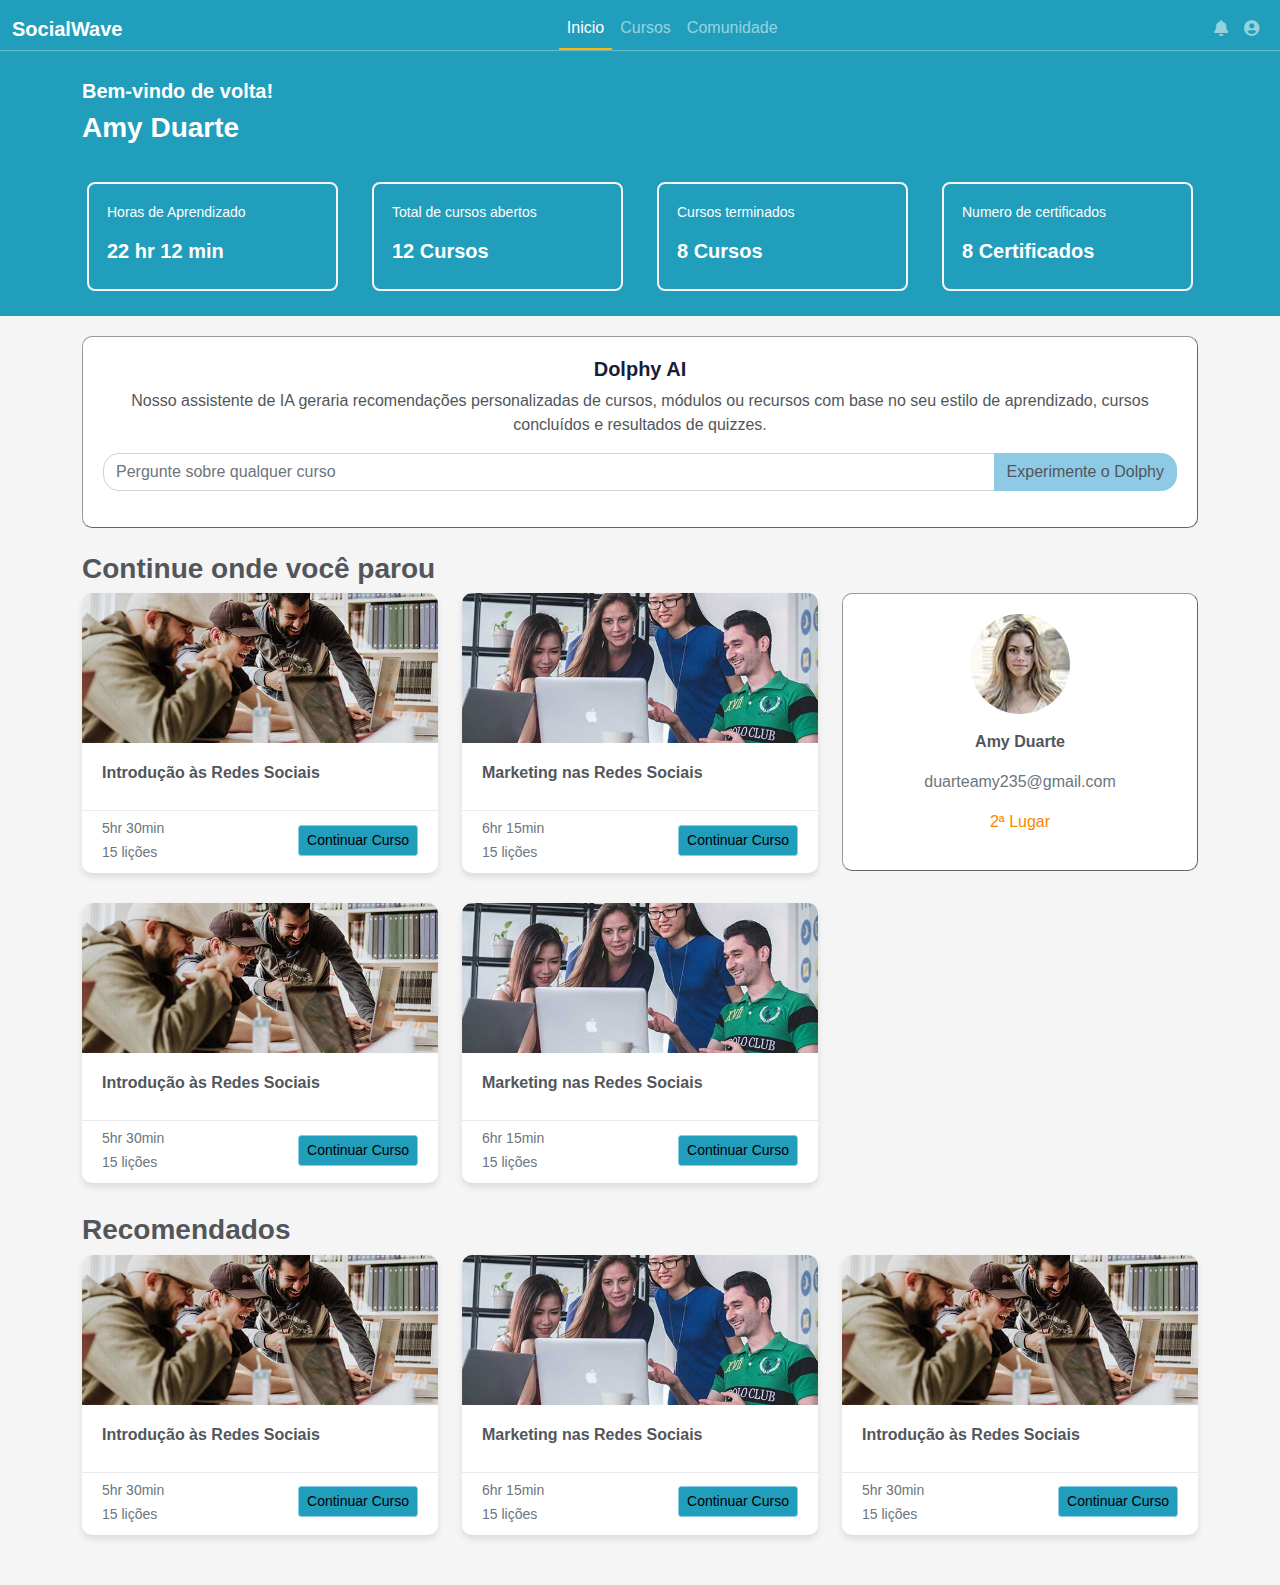
<file: courses/index.html>
<!DOCTYPE html>
<html lang="en">
<head>
	<meta charset="utf-8"/>
	<meta content="width=device-width, initial-scale=1.0" name="viewport"/>
	<title>
		SocialWave Dashboard
	</title>
	<link crossorigin="anonymous" href="/css/bootstrap.min.css" rel="stylesheet"/>
	<link href="/css/all.css" rel="stylesheet"/>
	<link href="/lib/animate/animate.min.css" rel="stylesheet">
	<meta http-equiv="Content-Type" content="text/html;charset=UTF-8">
	<style>
		body {
			background-color: #f5f5f5;
			font-family: 'Arial', sans-serif;
		}

		.content h1, .content h2, .content h3,.content h4,.content h5,.content h6 {
			color: white;
		}
		.navbar {
			background-color: #219EBC;
		}
		.navbar-brand, .nav-link, .navbar-text {
			color: #fff;
		}
		.navbar-brand {
			font-weight: bold;
		}
		.nav-link.active {
			border-bottom: 2px solid #FFB703;
		}
		.content {
			background-color: #219EBC;
			color: #fff;
			padding: 20px;
		}
		.content .card {
			background-color: #219EBC;
			border: 2px solid whitesmoke;
			color: #fff;
		}
		.content .card .card-body {
			padding: 10px;
		}
		.main-content {
			padding: 20px;
		}
		.main-content .card {
			border: none;
			margin-bottom: 20px;
		}
		.main-content .card .card-body {
			padding: 20px;
		}
		.suggested-courses .card {
			border: none;
			margin-bottom: 10px;
		}
		.suggested-courses .card .card-body {
			padding: 10px;
		}
		.suggested-courses .card .card-body .course-title {
			font-weight: bold;
		}
		.suggested-courses .card .card-body .course-description {
			color: #6c757d;
		}
		.suggested-courses .card .card-body .course-lessons {
			color: #FFB703;
		}

		.profile-card {
			text-align: center;
		}
		.profile-card .card-body {
			padding: 20px;
		}
		.profile-card .card-body .profile-name {
			font-weight: bold;
		}
		.profile-card .card-body .profile-email {
			color: #6c757d;
		}
		.profile-card .card-body .profile-rank {
			color: #FB8500;
		}

		.container-fluid {
			border-bottom: 1px solid rgba(255,255,255, 0.3);
		}

		.attr .card{
			border-radius: 8px;
			padding: 8px;
			margin: 5px 5px;
		}

		.attr p{
			font-size: 14px;
		}

	  .mcard {
			padding: 15px;
			border-radius: 10px;
			border: 1px outset rgba(0,0,0,0.6);
		}
	  .card {
		  border-radius: 10px;
	  }

      .courses-header {
			background-color: #219EBC;
			color: #fff;
			padding: 40px 0;
			text-align: center;
		}
		.course-card {
			background-color: white;
			border-radius: 10px;
			box-shadow: 0 4px 6px rgba(0,0,0,0.1);
			margin-bottom: 30px;
			transition: transform 0.3s ease;
            height: 280px;
		}
		.course-card:hover {
			transform: scale(1.03);
		}
		.course-card img {
			border-top-left-radius: 10px;
			border-top-right-radius: 10px;
			width: 100%;
			height: 150px;
			object-fit: cover;
		}
        .course-card h3 {
			font-size: 16px;
		}
		.course-card-body {
			padding: 20px;
		}
		.course-card-footer {
			display: flex;
			justify-content: space-between;
			align-items: center;
			padding: 5px 20px;
			border-top: 1px solid #e9ecef;
		}
		.btn-primary {
			background-color: #219EBC;
			border-color: #8ECAE6;
		}
		.btn-primary:hover {
			background-color: #219EBC;
			border-color: #219EBC;
		}
	</style>
</head>
<body>
<nav class="navbar navbar-expand-lg navbar-dark">
	<div class="container-fluid">
		<a class="navbar-brand" href="#">SocialWave</a>
		<button class="navbar-toggler" type="button" data-bs-toggle="collapse" data-bs-target="#navbarNav" aria-controls="navbarNav" aria-expanded="false" aria-label="Toggle navigation">
			<span class="navbar-toggler-icon"></span>
		</button>
		<div class="collapse navbar-collapse" id="navbarNav">
			<ul class="navbar-nav ms-auto">
				<li class="nav-item">
					<a class="nav-link active" href="/courses/">Inicio</a>
				</li>
				<li class="nav-item">
					<a class="nav-link" href="/courses/courses.html">Cursos</a>
				</li>
				<li class="nav-item">
					<a class="nav-link" href="/courses/comunity.html">Comunidade</a>
				</li>
			</ul>
			<ul class="navbar-nav ms-auto">
				<li class="nav-item">
					<a class="nav-link" href="#"><i class="fas fa-bell"></i></a>
				</li>
				<li class="nav-item">
					<a class="nav-link" href="#"><i class="fas fa-user-circle"></i></a>
				</li>
			</ul>
		</div>
	</div>
</nav>
<div class="content">
	<div class="container">
		<div class="d-flex justify-content-between align-items-center mb-4">
			<div>
				<h5>
					Bem-vindo de volta!
				</h5>
				<h3>
					Amy Duarte
				</h3>
			</div>
		</div>
		<div class="row attr">
			<div class="col-md-3">
				<div class="card">
					<div class="card-body">
						<p>
							Horas de Aprendizado
						</p>
						<h5>
							22 hr 12 min
						</h5>
					</div>
				</div>
			</div>
			<div class="col-md-3">
				<div class="card">
					<div class="card-body">
						<p>
							Total de cursos abertos
						</p>
						<h5>
							12 Cursos
						</h5>
					</div>
				</div>
			</div>
			<div class="col-md-3">
				<div class="card">
					<div class="card-body">
						<p>
							Cursos terminados
						</p>
						<h5>
							8 Cursos
						</h5>
					</div>
				</div>
			</div>
			<div class="col-md-3">
				<div class="card">
					<div class="card-body">
						<p>
							Numero de certificados
						</p>
						<h5>
							8 Certificados
						</h5>
					</div>
				</div>
			</div>
		</div>
	</div>
</div>
<div class="main-content">
	<div class="container">
		<div class="card  mb-4 wow fadeInUp" data-wow-delay="0.1s">
			<div class="card-body mcard text-center">
				<h5 style="color: #181d38;">
					Dolphy AI
				</h5>
				<p>
					Nosso assistente de IA geraria recomendações personalizadas de cursos, módulos ou recursos com base no seu estilo de aprendizado, cursos concluídos e resultados de quizzes.
				</p>
				<div class="input-group mb-3">
					<input class="form-control" placeholder="Pergunte sobre qualquer curso" style="border-radius: 16px 0 0 16px;" type="text"/>
					<button class="btn" style="background-color: #8ECAE6;border-radius: 0 16px 16px 0; " type="button">
						Experimente o Dolphy
					</button>
				</div>
			</div>
		</div>
		<div class="row">
            <h3>Continue onde você parou</h3>
			<div class="col-md-8">
				<div class="row" id="courses-container">
                        <div class="col-md-6 wow fadeInUp" data-wow-delay="0.2s">
                            <div class="course-card">
                                <img src="/img/cat-1.jpg" alt="Introdução às Redes Sociais">
                                <div class="course-card-body">
                                    <h3>Introdução às Redes Sociais</h3>
                                 </div>
                                <div class="course-card-footer">
                                    <div>
                                        <small class="text-muted">5hr 30min</small><br>
                                        <small class="text-muted">15 lições</small>
                                    </div>
                                    <a href="/courses/course.html?course_id=0" class="btn btn-primary btn-sm">Continuar Curso</a>
                                </div>
                            </div>
                        </div>
                    
                        <div class="col-md-6 wow fadeInUp" data-wow-delay="0.4s">
                            <div class="course-card">
                                <img src="/img/cat-2.jpg" alt="Marketing nas Redes Sociais">
                                <div class="course-card-body">
                                    <h3>Marketing nas Redes Sociais</h3>
                                </div>
                                <div class="course-card-footer">
                                    <div>
                                        <small class="text-muted">6hr 15min</small><br>
                                        <small class="text-muted">15 lições</small>
                                    </div>
                                    <a href="/courses/course.html?course_id=1" class="btn btn-primary btn-sm">Continuar Curso</a>
                                </div>
                            </div>
                        </div>

                        <div class="col-md-6 wow fadeInUp" data-wow-delay="0.2s">
                            <div class="course-card">
                                <img src="/img/cat-1.jpg" alt="Introdução às Redes Sociais">
                                <div class="course-card-body">
                                    <h3>Introdução às Redes Sociais</h3>
                                 </div>
                                <div class="course-card-footer">
                                    <div>
                                        <small class="text-muted">5hr 30min</small><br>
                                        <small class="text-muted">15 lições</small>
                                    </div>
                                    <a href="/courses/course.html?course_id=0" class="btn btn-primary btn-sm">Continuar Curso</a>
                                </div>
                            </div>
                        </div>
                    
                        <div class="col-md-6 wow fadeInUp" data-wow-delay="0.4s">
                            <div class="course-card">
                                <img src="/img/cat-2.jpg" alt="Marketing nas Redes Sociais">
                                <div class="course-card-body">
                                    <h3>Marketing nas Redes Sociais</h3>
                                </div>
                                <div class="course-card-footer">
                                    <div>
                                        <small class="text-muted">6hr 15min</small><br>
                                        <small class="text-muted">15 lições</small>
                                    </div>
                                    <a href="/courses/course.html?course_id=1" class="btn btn-primary btn-sm">Continuar Curso</a>
                                </div>
                            </div>
                        </div>
                    </div>
			</div>
			<div class="col-md-4">
				<div class="card profile-card mb-4">
					<div class="card-body mcard">
						<img alt="User profile picture" class="rounded-circle mb-3" height="100" src="/img/testimonial-4.jpg" width="100"/>
						<p class="profile-name">
							Amy Duarte
						</p>
						<p class="profile-email">
							duarteamy235@gmail.com
						</p>
						<p class="profile-rank">
							2ª Lugar
						</p>
					</div>
				</div>
			</div>
		</div>
        <div class="row">
            <h3>Recomendados</h3>
			<div class="col-md-12">
				<div class="row" id="courses-container">
                        <div class="col-md-4 wow fadeInUp" data-wow-delay="0.2s">
                            <div class="course-card">
                                <img src="/img/cat-1.jpg" alt="Introdução às Redes Sociais">
                                <div class="course-card-body">
                                    <h3>Introdução às Redes Sociais</h3>
                                 </div>
                                <div class="course-card-footer">
                                    <div>
                                        <small class="text-muted">5hr 30min</small><br>
                                        <small class="text-muted">15 lições</small>
                                    </div>
                                    <a href="/courses/course.html?course_id=0" class="btn btn-primary btn-sm">Continuar Curso</a>
                                </div>
                            </div>
                        </div>
                    
                        <div class="col-md-4 wow fadeInUp" data-wow-delay="0.4s">
                            <div class="course-card">
                                <img src="/img/cat-2.jpg" alt="Marketing nas Redes Sociais">
                                <div class="course-card-body">
                                    <h3>Marketing nas Redes Sociais</h3>
                                </div>
                                <div class="course-card-footer">
                                    <div>
                                        <small class="text-muted">6hr 15min</small><br>
                                        <small class="text-muted">15 lições</small>
                                    </div>
                                    <a href="/courses/course.html?course_id=1" class="btn btn-primary btn-sm">Continuar Curso</a>
                                </div>
                            </div>
                        </div>

                        <div class="col-md-4 wow fadeInUp" data-wow-delay="0.2s">
                            <div class="course-card">
                                <img src="/img/cat-1.jpg" alt="Introdução às Redes Sociais">
                                <div class="course-card-body">
                                    <h3>Introdução às Redes Sociais</h3>
                                 </div>
                                <div class="course-card-footer">
                                    <div>
                                        <small class="text-muted">5hr 30min</small><br>
                                        <small class="text-muted">15 lições</small>
                                    </div>
                                    <a href="/courses/course.html?course_id=0" class="btn btn-primary btn-sm">Continuar Curso</a>
                                </div>
                            </div>
                        </div>
                    </div>
			</div>
			
		</div>
	</div>
</div>
<script src="/js/jquery-3.4.1.min.js"></script>
<script src="/js/bootstrap.bundle.min.js"></script>
<script src="/lib/wow/wow.min.js"></script>
<script id="__webwhizSdk__" src="https://widget.webwhiz.ai/webwhiz-sdk.js" data-chatbot-id="6747247390b163db00dc8f95"></script>
</body>
</html>
</file>
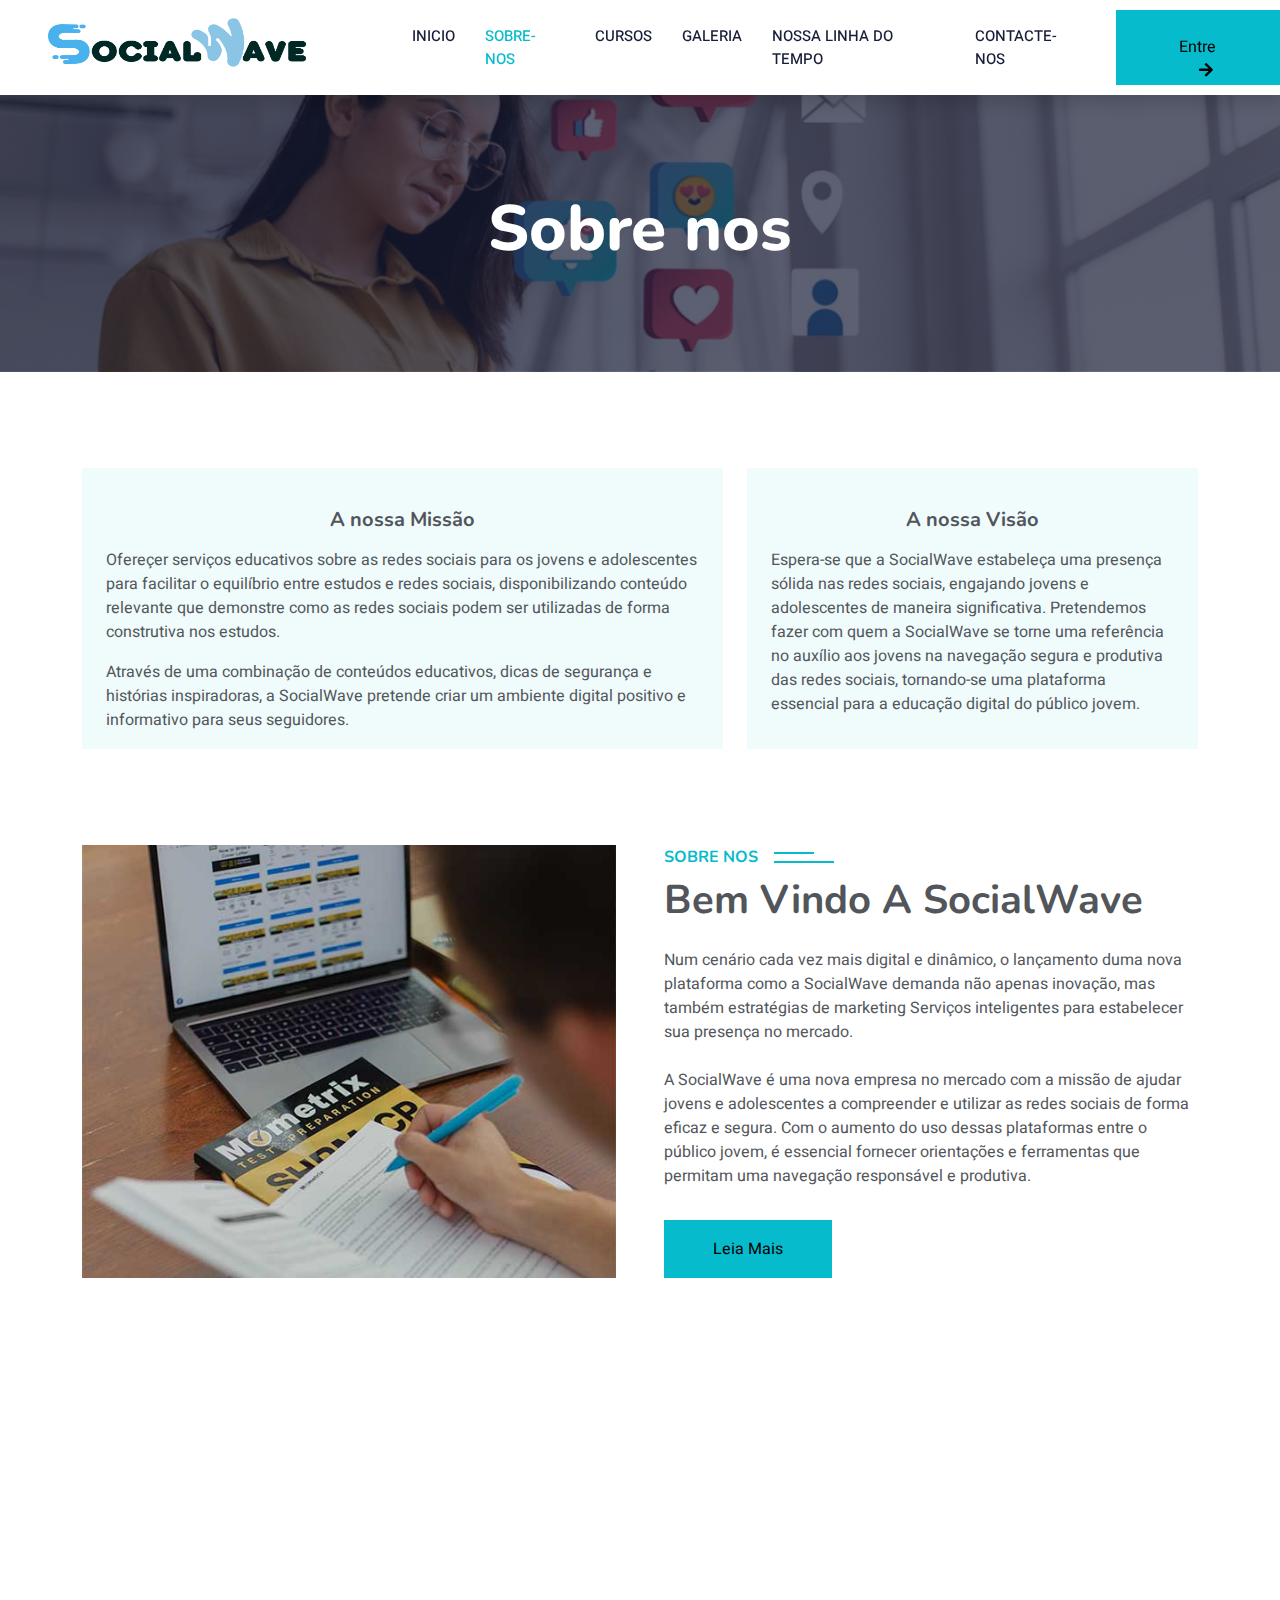
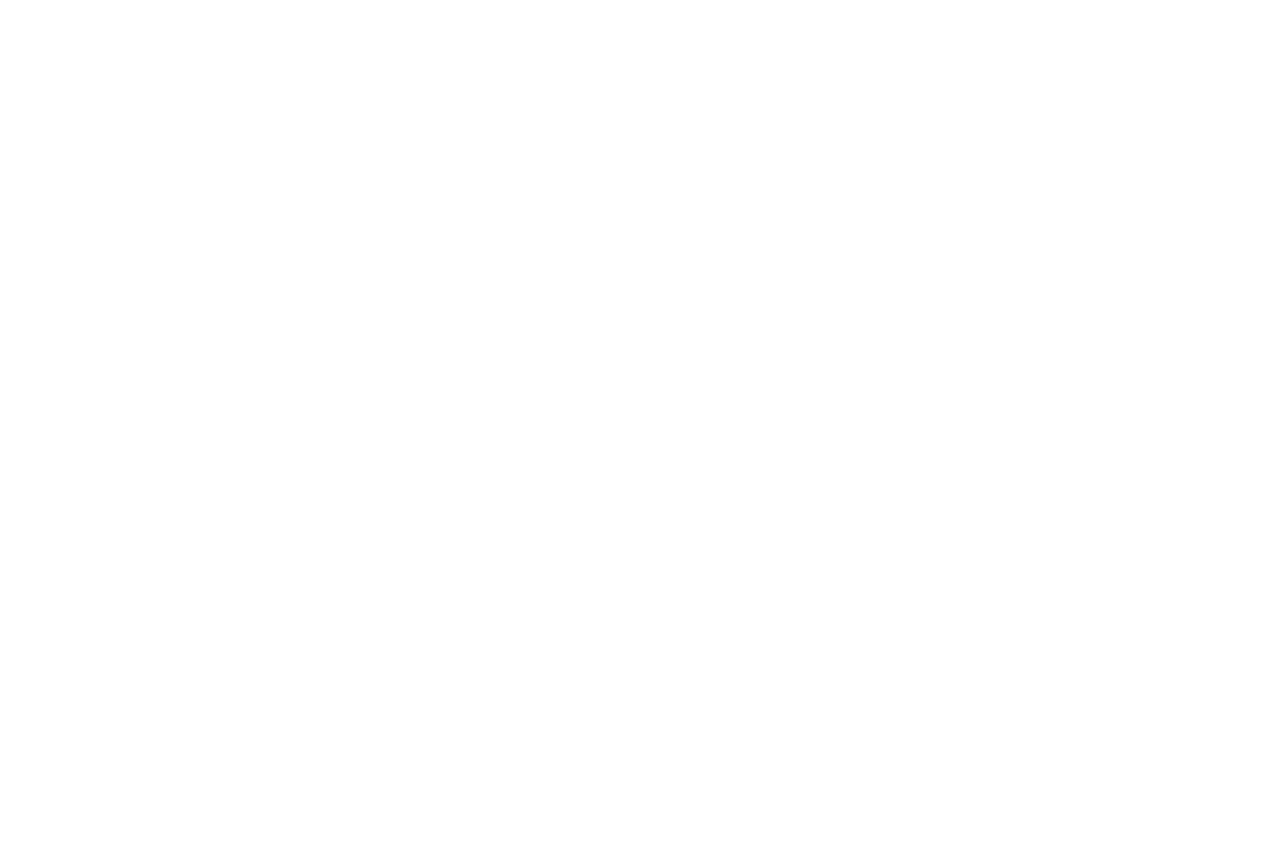
<file: about.html>
<!DOCTYPE html>
<html lang="en">

<head>
    <meta charset="utf-8">
	<title>Quem Somos - SocialWave</title>
	<meta name="description" content="Saiba mais sobre a SocialWave, uma plataforma inovadora que capacita jovens a usar redes sociais com equilíbrio, segurança e responsabilidade.">
	<meta name="keywords" content="quem somos SocialWave, educação digital para jovens, segurança em redes sociais, equilíbrio entre estudos e redes sociais">
	<meta name="author" content="SocialWave">

	<meta content="width=device-width, initial-scale=1.0" name="viewport">

    <link href="img/sw-2.png" rel="icon">

	<link rel="preconnect" href="https://fonts.googleapis.com">
    <link rel="preconnect" href="https://fonts.gstatic.com" crossorigin>
    <link href="https://fonts.googleapis.com/css2?family=Heebo:wght@400;500;600&family=Nunito:wght@600;700;800&display=swap" rel="stylesheet">

    <link href="https://cdnjs.cloudflare.com/ajax/libs/font-awesome/5.10.0/css/all.min.css" rel="stylesheet">
    <link href="https://cdn.jsdelivr.net/npm/bootstrap-icons@1.4.1/font/bootstrap-icons.css" rel="stylesheet">

    <link href="lib/animate/animate.min.css" rel="stylesheet">
    <link href="lib/owlcarousel/assets/owl.carousel.min.css" rel="stylesheet">

    <link href="css/bootstrap.min.css" rel="stylesheet">

    <link href="css/style.css" rel="stylesheet">
</head>

<!-- Google tag (gtag.js) -->
<script async src="https://www.googletagmanager.com/gtag/js?id=G-R245WL859B"></script>
<script>
	window.dataLayer = window.dataLayer || [];
	function gtag(){dataLayer.push(arguments);}
	gtag('js', new Date());

	gtag('config', 'G-R245WL859B');
</script>

<body>
    <nav class="navbar navbar-expand-lg bg-white navbar-light shadow sticky-top p-0">
	    <a href="index.html" class="navbar-brand d-flex align-items-center px-4 px-lg-5">
            <h2 class="m-0 text-primary"><img src="/img/socialwave.png" width="300" height="60" alt="SocialWave"/></h2>
	    </a>
	    <button type="button" class="navbar-toggler me-4" data-bs-toggle="collapse" data-bs-target="#navbarCollapse">
		    <span class="navbar-toggler-icon"></span>
	    </button>
	    <div class="collapse navbar-collapse" id="navbarCollapse">
		    <div class="navbar-nav ms-auto p-4 p-lg-0">
			    <a href="index.html" class="nav-item nav-link">Inicio</a>
			    <a href="about.html" class="nav-item nav-link active">Sobre-nos</a>
			    <a href="courses.html" class="nav-item nav-link">Cursos</a>
			    <a href="gallery.html" class="nav-item nav-link">Galeria</a>
			    <a href="timeline.html" class="nav-item nav-link">Nossa LInha do Tempo</a>
			    <a href="contact.html" class="nav-item nav-link">Contacte-nos</a>
		    </div>
		    <a href="/courses/" class="btn btn-primary py-4 px-lg-5 d-none d-lg-block">Entre<i class="fa fa-arrow-right ms-3"></i></a>
	    </div>
    </nav>

    <div class="container-fluid bg-primary py-5 mb-5 page-header">
        <div class="container py-5">
            <div class="row justify-content-center">
                <div class="col-lg-10 text-center">
                    <h1 class="display-3 text-white animated slideInDown">Sobre nos</h1>
                </div>
            </div>
        </div>
    </div>

    <div class="container-xxl py-5">
        <div class="container">
            <div class="row g-4">
                <div class="col-lg-7 col-sm-6 wow fadeInUp" data-wow-delay="0.1s">
                    <div class="service-item text-center pt-3">
                        <div class="p-4">
                            <h5 class="mb-3">A nossa Missão</h5>
	                        <div class="text-md-start">
		                        <p>Ofereçer serviços educativos sobre as redes sociais para os jovens e adolescentes  para facilitar o equilíbrio entre estudos e redes sociais, disponibilizando conteúdo relevante que demonstre como as redes sociais podem ser utilizadas de forma construtiva nos estudos.</p>
		                        <p>Através de uma combinação de conteúdos educativos, dicas de segurança e histórias inspiradoras, a SocialWave pretende criar um ambiente digital positivo e informativo para seus seguidores.</p>
	                        </div>
                        </div>
                    </div>
                </div>
                <div class="col-lg-5 col-sm-6 wow fadeInUp" data-wow-delay="0.6s">
                    <div class="service-item text-center pt-3">
                        <div class="p-4">
                            <h5 class="mb-3">A nossa Visão</h5>
                            <p class="text-md-start">Espera-se que a SocialWave estabeleça uma presença sólida nas redes sociais, engajando jovens e adolescentes de maneira significativa. Pretendemos fazer com quem a SocialWave se torne uma referência no auxílio aos jovens na navegação segura e produtiva das redes sociais, tornando-se uma plataforma essencial para a educação digital do público jovem.</p>
                        </div>
                    </div>
                </div>
            </div>
        </div>
    </div>

    <div class="container-xxl py-5">
	    <div class="container">
		    <div class="row g-5">
			    <div class="col-lg-6 wow fadeInUp" data-wow-delay="0.1s" style="min-height: 400px;">
				    <div class="position-relative h-100">
					    <img class="img-fluid position-absolute w-100 h-100" src="img/cat-4.jpg" alt="" style="object-fit: cover;">
				    </div>
			    </div>
			    <div class="col-lg-6 wow fadeInUp" data-wow-delay="0.3s">
				    <h6 class="section-title bg-white text-start text-primary pe-3">Sobre Nos</h6>
				    <h1 class="mb-4">Bem Vindo A SocialWave</h1>
				    <p class="mb-4">Num cenário cada vez mais digital e dinâmico, o lançamento duma nova plataforma como a SocialWave demanda não apenas inovação, mas também estratégias de marketing Serviços inteligentes para estabelecer sua presença no mercado.</p>
				    <p class="mb-4">A SocialWave é uma nova empresa no mercado com a missão de ajudar jovens e adolescentes a compreender e utilizar as redes sociais de forma eficaz e segura. Com o aumento do uso dessas plataformas entre o público jovem, é essencial fornecer orientações e ferramentas que permitam uma navegação responsável e produtiva. </p>
				    <a class="btn btn-primary py-3 px-5 mt-2" href="">Leia Mais</a>
			    </div>
		    </div>
	    </div>
    </div>

    <div class="container-xxl py-5">
        <div class="container">
            <div class="row g-5">
	            <div class="col-lg-6 wow fadeInUp text-md-end" data-wow-delay="0.1s">
		            <h6 class="section-title bg-white text-end text-primary pe-3">Sobre-nos</h6>
		            <h1 class="mb-4">O Objetivo da SocialWave</h1>
		            <p class="mb-4">Aumentar a capacidade dos jovens e adolescentes na navegação de forma crítica e equilibrada nas redes sociais, promovendo o aprendizado sobre as plataformas digitais.
			            Incentivar a gerir de forma eficaz do tempo entre estudos e redes sociais através do fornecimento de informações e recursos que ajudem a desenvolver habilidades digitais essenciais para o futuro.
			            Criar um ambiente onde os jovens se sintam mais informados, empoderados e capazes de usar as redes sociais de forma consciente e equilibrada.</p>
	            </div>
                <div class="col-lg-6 wow fadeInUp" data-wow-delay="0.4s" style="min-height: 400px;">
                    <div class="position-relative h-100">
                        <img class="img-fluid position-absolute w-100 h-100" src="img/about.jpg" alt="" style="object-fit: cover;">
                    </div>
                </div>

            </div>
        </div>
    </div>

    <div class="container-xxl py-5 wow fadeInUp faq" data-wow-delay="0.1s">

	    <div class="container">
		    <div class="row">

			    <div class="col-lg-5 aos-init aos-animate" data-aos="fade-up">
				    <h2 class="faq-title">Perguntas Frequentes (FAQ)</h2>
				    <p class="faq-description">Aqui, você encontrará orientações práticas, dicas seguras e insights valiosos para usar as redes sociais de forma consciente, equilibrada e construtiva.</p>
				    <div class="faq-arrow d-none d-lg-block aos-init aos-animate" data-aos="fade-up" data-aos-delay="200">
					    <svg class="faq-arrow" width="200" height="211" viewBox="0 0 200 211" fill="none" xmlns="http://www.w3.org/2000/svg">
						    <path d="M198.804 194.488C189.279 189.596 179.529 185.52 169.407 182.07L169.384 182.049C169.227 181.994 169.07 181.939 168.912 181.884C166.669 181.139 165.906 184.546 167.669 185.615C174.053 189.473 182.761 191.837 189.146 195.695C156.603 195.912 119.781 196.591 91.266 179.049C62.5221 161.368 48.1094 130.695 56.934 98.891C84.5539 98.7247 112.556 84.0176 129.508 62.667C136.396 53.9724 146.193 35.1448 129.773 30.2717C114.292 25.6624 93.7109 41.8875 83.1971 51.3147C70.1109 63.039 59.63 78.433 54.2039 95.0087C52.1221 94.9842 50.0776 94.8683 48.0703 94.6608C30.1803 92.8027 11.2197 83.6338 5.44902 65.1074C-1.88449 41.5699 14.4994 19.0183 27.9202 1.56641C28.6411 0.625793 27.2862 -0.561638 26.5419 0.358501C13.4588 16.4098 -0.221091 34.5242 0.896608 56.5659C1.8218 74.6941 14.221 87.9401 30.4121 94.2058C37.7076 97.0203 45.3454 98.5003 53.0334 98.8449C47.8679 117.532 49.2961 137.487 60.7729 155.283C87.7615 197.081 139.616 201.147 184.786 201.155L174.332 206.827C172.119 208.033 174.345 211.287 176.537 210.105C182.06 207.125 187.582 204.122 193.084 201.144C193.346 201.147 195.161 199.887 195.423 199.868C197.08 198.548 193.084 201.144 195.528 199.81C196.688 199.192 197.846 198.552 199.006 197.935C200.397 197.167 200.007 195.087 198.804 194.488ZM60.8213 88.0427C67.6894 72.648 78.8538 59.1566 92.1207 49.0388C98.8475 43.9065 106.334 39.2953 114.188 36.1439C117.295 34.8947 120.798 33.6609 124.168 33.635C134.365 33.5511 136.354 42.9911 132.638 51.031C120.47 77.4222 86.8639 93.9837 58.0983 94.9666C58.8971 92.6666 59.783 90.3603 60.8213 88.0427Z" fill="currentColor"></path>
					    </svg>
				    </div>
			    </div>

			    <div class="col-lg-7 aos-init aos-animate" data-aos="fade-up" data-aos-delay="300">
				    <div class="faq-container">

					    <div class="faq-item">
						    <h3>Como as redes sociais podem auxiliar nos meus estudos?</h3>
						    <div class="faq-content">
						        <p>As redes sociais podem ser ferramentas poderosas de aprendizado quando usadas corretamente. Plataformas como YouTube, grupos de estudo no Facebook e comunidades acadêmicas no Instagram podem oferecer tutoriais, compartilhamento de materiais, dicas de estudo e até mesmo conexões com professores e estudantes de todo o mundo. A chave é usar essas ferramentas de forma direcionada e consciente.</p>
						    </div>
						    <i class="faq-toggle bi bi-chevron-right"></i>
					    </div>
					    <div class="faq-item">
						    <h3>Quanto tempo ideal devo passar nas redes sociais?</h3>
						    <div class="faq-content">
							    <p>Não existe um tempo "mágico" único para todos. O importante é manter um equilíbrio. Recomendamos que adolescentes limitem o uso das redes sociais entre 1 a 2 horas por dia, preferencialmente após completar as tarefas académicas. Use ferramentas de gerenciamento de tempo e notificações para manter o controle e evitar distrações excessivas.</p>
						    </div>
						    <i class="faq-toggle bi bi-chevron-right"></i>
					    </div>
					    <div class="faq-item">
						    <h3>Como posso me proteger de riscos online?</h3>
						    <div class="faq-content">
							    <p>Segurança digital é fundamental. Mantenha os seus perfis privados, não compartilhe informações pessoais sensíveis, use senhas fortes, verifique as configurações de privacidade regularmente e seja crítico com o conteúdo que consome e compartilha. Converse com responsáveis e não hesite em buscar ajuda se sentir algo estranho.</p>
						    </div>
						    <i class="faq-toggle bi bi-chevron-right"></i>
					    </div>
					    <div class="faq-item">
						    <h3>Quais são os sinais de que estou usando as redes sociais de forma não saudável?</h3>
						    <div class="faq-content">
						        <p>Fique atento a sinais como: ansiedade ao não checar as redes, queda no desempenho escolar, isolamento social presencial, dificuldade em dormir, comparação constante com outras pessoas e sentimentos negativos após usar as plataformas. Se identificar esses sinais, é hora de repensar os seus hábitos digitais.</p>
						    </div>
						    <i class="faq-toggle bi bi-chevron-right"></i>
					    </div>
					    <div class="faq-item">
						    <h3>Como posso transformar meu tempo nas redes sociais em algo produtivo?</h3>
						    <div class="faq-content">
						        <p>Siga perfis educativos, participe de comunidades de aprendizado, use plataformas para desenvolver habilidades como idiomas, programação ou arte, acompanhe palestras online, participe de desafios de aprendizagem e sempre questione o conteúdo que consome. Transforme as redes sociais numa janela de oportunidades para crescimento pessoal e intelectual.</p>
						    </div>
						    <i class="faq-toggle bi bi-chevron-right"></i>
					    </div>
				    </div>
			    </div>

		    </div>
	    </div>
    </div>

    <div class="container-fluid bg-dark text-light footer mt-5 wow fadeIn" data-wow-delay="0.1s">
	    <div class="container">
		    <div class="copyright">
			    <div class="row">
				    <div class="col-md-6 text-center text-md-start mb-3 mb-md-0">
					    &copy; <a class="border-bottom" href="#">SocialWave</a>, Todos os direitos reservados.

					    <p style="display: none;"> Designed By <a class="border-bottom" href="https://htmlcodex.com">HTML Codex</a></p>
				    </div>
			    </div>
		    </div>
	    </div>
    </div>

    <a href="#" style="display: none;" class="btn btn-lg btn-primary btn-lg-square back-to-top"><i class="bi bi-arrow-up"></i></a>

    <script src="https://code.jquery.com/jquery-3.4.1.min.js"></script>
    <script src="https://cdn.jsdelivr.net/npm/bootstrap@5.0.0/dist/js/bootstrap.bundle.min.js"></script>
    <script src="lib/wow/wow.min.js"></script>
    <script src="lib/easing/easing.min.js"></script>
    <script src="lib/waypoints/waypoints.min.js"></script>
    <script src="lib/owlcarousel/owl.carousel.min.js"></script>

    <!-- Template Javascript -->
    <script src="js/main.js"></script>
</body>

</html>
</file>
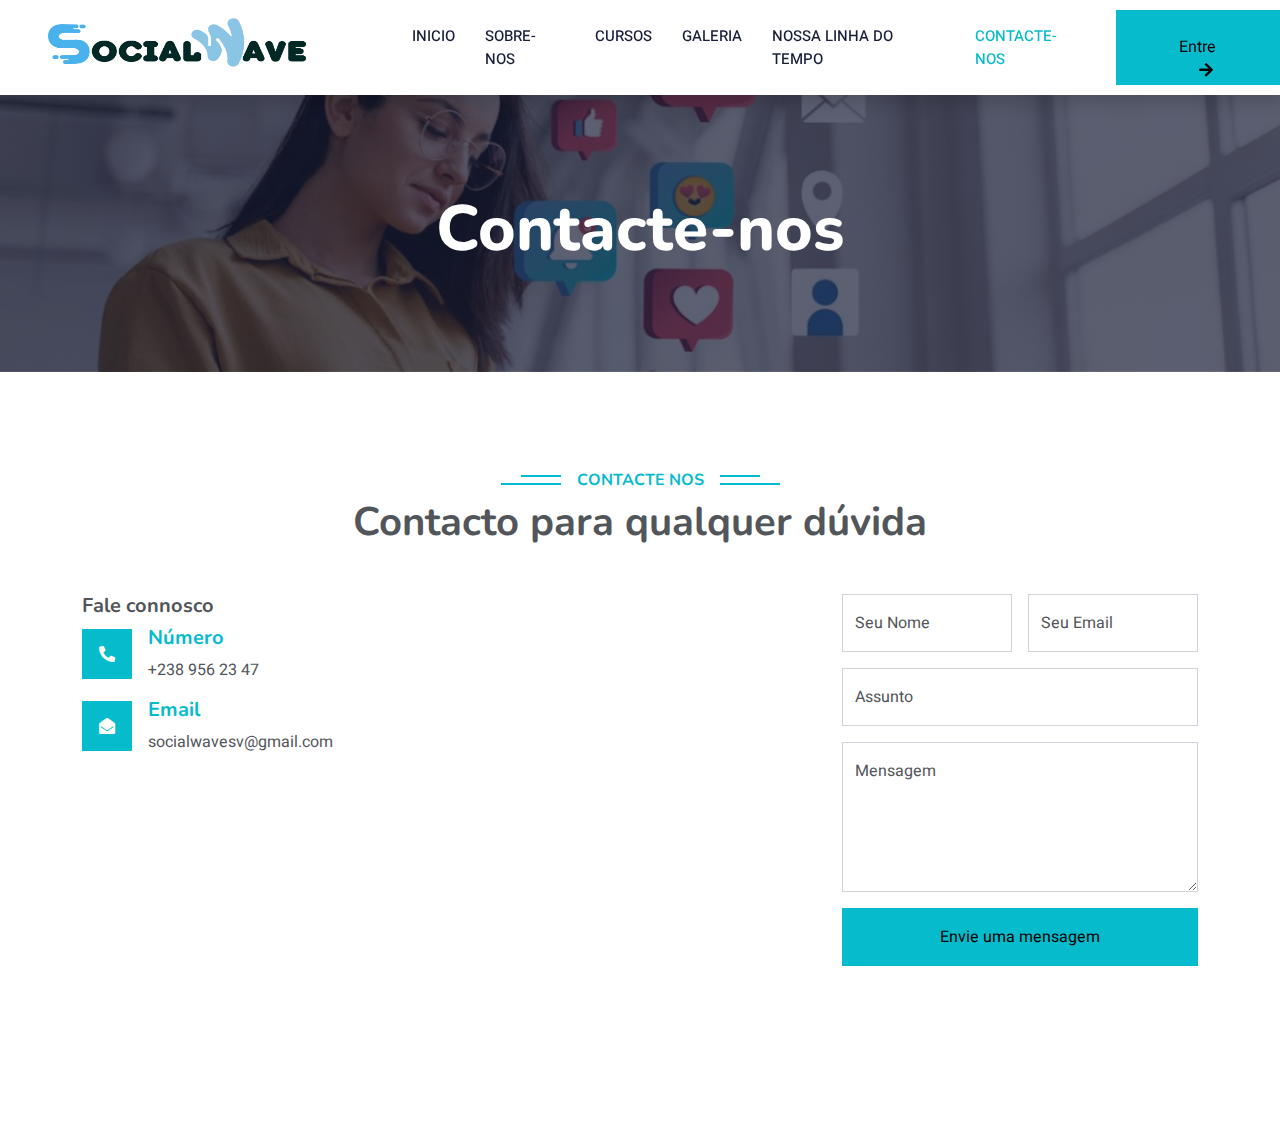
<file: contact.html>
<!DOCTYPE html>
<html lang="en">

<head>
    <meta charset="utf-8">
	<title>Contato - SocialWave</title>
	<meta name="description" content="Entre em contato com a SocialWave e descubra como podemos ajudar jovens e adolescentes a usarem redes sociais de maneira equilibrada e produtiva.">
	<meta name="keywords" content="contato SocialWave, ajuda com redes sociais, suporte para jovens, educação digital">
	<meta name="author" content="SocialWave">
	<meta content="width=device-width, initial-scale=1.0" name="viewport">

	<link href="img/sw-2.png" rel="icon">

    <link rel="preconnect" href="https://fonts.googleapis.com">
    <link rel="preconnect" href="https://fonts.gstatic.com" crossorigin>
    <link href="https://fonts.googleapis.com/css2?family=Heebo:wght@400;500;600&family=Nunito:wght@600;700;800&display=swap" rel="stylesheet">

    <link href="https://cdnjs.cloudflare.com/ajax/libs/font-awesome/5.10.0/css/all.min.css" rel="stylesheet">
    <link href="https://cdn.jsdelivr.net/npm/bootstrap-icons@1.4.1/font/bootstrap-icons.css" rel="stylesheet">

    <link href="lib/animate/animate.min.css" rel="stylesheet">
    <link href="lib/owlcarousel/assets/owl.carousel.min.css" rel="stylesheet">

    <link href="css/bootstrap.min.css" rel="stylesheet">

    <link href="css/style.css" rel="stylesheet">
</head>

<!-- Google tag (gtag.js) -->
<script async src="https://www.googletagmanager.com/gtag/js?id=G-R245WL859B"></script>
<script>
	window.dataLayer = window.dataLayer || [];
	function gtag(){dataLayer.push(arguments);}
	gtag('js', new Date());

	gtag('config', 'G-R245WL859B');
</script>

<body>
    <nav class="navbar navbar-expand-lg bg-white navbar-light shadow sticky-top p-0">
	    <a href="index.html" class="navbar-brand d-flex align-items-center px-4 px-lg-5">
            <h2 class="m-0 text-primary"><img src="/img/socialwave.png" width="300" height="60"/></h2>
	    </a>
	    <button type="button" class="navbar-toggler me-4" data-bs-toggle="collapse" data-bs-target="#navbarCollapse">
		    <span class="navbar-toggler-icon"></span>
	    </button>
	    <div class="collapse navbar-collapse" id="navbarCollapse">
		    <div class="navbar-nav ms-auto p-4 p-lg-0">
			    <a href="index.html" class="nav-item nav-link">Inicio</a>
			    <a href="about.html" class="nav-item nav-link">Sobre-nos</a>
			    <a href="courses.html" class="nav-item nav-link">Cursos</a>
			    <a href="gallery.html" class="nav-item nav-link">Galeria</a>
			    <a href="timeline.html" class="nav-item nav-link">Nossa LInha do Tempo</a>
			    <a href="contact.html" class="nav-item nav-link active">Contacte-nos</a>
		    </div>
		    <a href="/courses/" class="btn btn-primary py-4 px-lg-5 d-none d-lg-block">Entre<i class="fa fa-arrow-right ms-3"></i></a>
	    </div>
    </nav>
    <div class="container-fluid bg-primary py-5 mb-5 page-header">
	    <div class="container py-5">
		    <div class="row justify-content-center">
			    <div class="col-lg-10 text-center">
				    <h1 class="display-3 text-white animated slideInDown">Contacte-nos</h1>
			    </div>
		    </div>
	    </div>
    </div>
    <div class="container-xxl py-5">
        <div class="container">
            <div class="text-center wow fadeInUp" data-wow-delay="0.1s">
                <h6 class="section-title bg-white text-center text-primary px-3">Contacte Nos</h6>
                <h1 class="mb-5">Contacto para qualquer dúvida</h1>
            </div>
            <div class="row g-4">
                <div class="col-lg-4 col-md-6 wow fadeInUp" data-wow-delay="0.1s">
                    <h5>Fale connosco</h5>
                    <div class="d-flex align-items-center mb-3">
                        <div class="d-flex align-items-center justify-content-center flex-shrink-0 bg-primary" style="width: 50px; height: 50px;">
                            <i class="fa fa-phone-alt text-white"></i>
                        </div>
                        <div class="ms-3">
                            <h5 class="text-primary">Número</h5>
                            <p class="mb-0">+238 956 23 47</p>
                        </div>
                    </div>
                    <div class="d-flex align-items-center">
                        <div class="d-flex align-items-center justify-content-center flex-shrink-0 bg-primary" style="width: 50px; height: 50px;">
                            <i class="fa fa-envelope-open text-white"></i>
                        </div>
                        <div class="ms-3">
                            <h5 class="text-primary">Email</h5>
                            <p class="mb-0">socialwavesv@gmail.com</p>
                        </div>
                    </div>
                </div>
                <div class="col-lg-4 col-md-6 wow fadeInUp" data-wow-delay="0.3s">
	                <iframe class="position-relative rounded w-100 h-100" src="https://www.google.com/maps/embed?pb=!1m14!1m12!1m3!1d4625.525612932266!2d-24.99339358697181!3d16.890226872322295!2m3!1f0!2f0!3f0!3m2!1i1024!2i768!4f13.1!5e0!3m2!1spt-PT!2scv!4v1732556181921!5m2!1spt-PT!2scv" loading="lazy" referrerpolicy="no-referrer-when-downgrade"></iframe>

                </div>
                <div class="col-lg-4 col-md-12 wow fadeInUp" data-wow-delay="0.5s">
                    <form>
                        <div class="row g-3">
                            <div class="col-md-6">
                                <div class="form-floating">
                                    <input type="text" class="form-control" id="name" placeholder="Nome">
                                    <label for="name">Seu Nome</label>
                                </div>
                            </div>
                            <div class="col-md-6">
                                <div class="form-floating">
                                    <input type="email" class="form-control" id="email" placeholder="Email">
                                    <label for="email">Seu Email</label>
                                </div>
                            </div>
                            <div class="col-12">
                                <div class="form-floating">
                                    <input type="text" class="form-control" id="subject" placeholder="Assunto">
                                    <label for="subject">Assunto</label>
                                </div>
                            </div>
                            <div class="col-12">
                                <div class="form-floating">
                                    <textarea class="form-control" placeholder="Deixe uma mensagem aqui" id="message" style="height: 150px"></textarea>
                                    <label for="message">Mensagem</label>
                                </div>
                            </div>
                            <div class="col-12">
                                <button class="btn btn-primary w-100 py-3" type="submit">Envie uma mensagem</button>
                            </div>
                        </div>
                    </form>
                </div>
            </div>
        </div>
    </div>

    <div class="container-fluid bg-dark text-light footer mt-5 wow fadeIn" data-wow-delay="0.1s">
	    <div class="container">
		    <div class="copyright">
			    <div class="row">
				    <div class="col-md-6 text-center text-md-start mb-3 mb-md-0">
					    &copy; <a class="border-bottom" href="#">SocialWave</a>, todos os direitos reservados.

					    <p style="display: none;"> Designed By <a class="border-bottom" href="https://htmlcodex.com">HTML Codex</a></p>
				    </div>
			    </div>
		    </div>
	    </div>
    </div>

    <a href="#" class="btn btn-lg btn-primary btn-lg-square back-to-top"><i class="bi bi-arrow-up"></i></a>

    <script src="https://code.jquery.com/jquery-3.4.1.min.js"></script>
    <script src="https://cdn.jsdelivr.net/npm/bootstrap@5.0.0/dist/js/bootstrap.bundle.min.js"></script>
    <script src="lib/wow/wow.min.js"></script>
    <script src="lib/easing/easing.min.js"></script>
    <script src="lib/waypoints/waypoints.min.js"></script>
    <script src="lib/owlcarousel/owl.carousel.min.js"></script>

    <script src="js/main.js"></script>
</body>

</html>
</file>
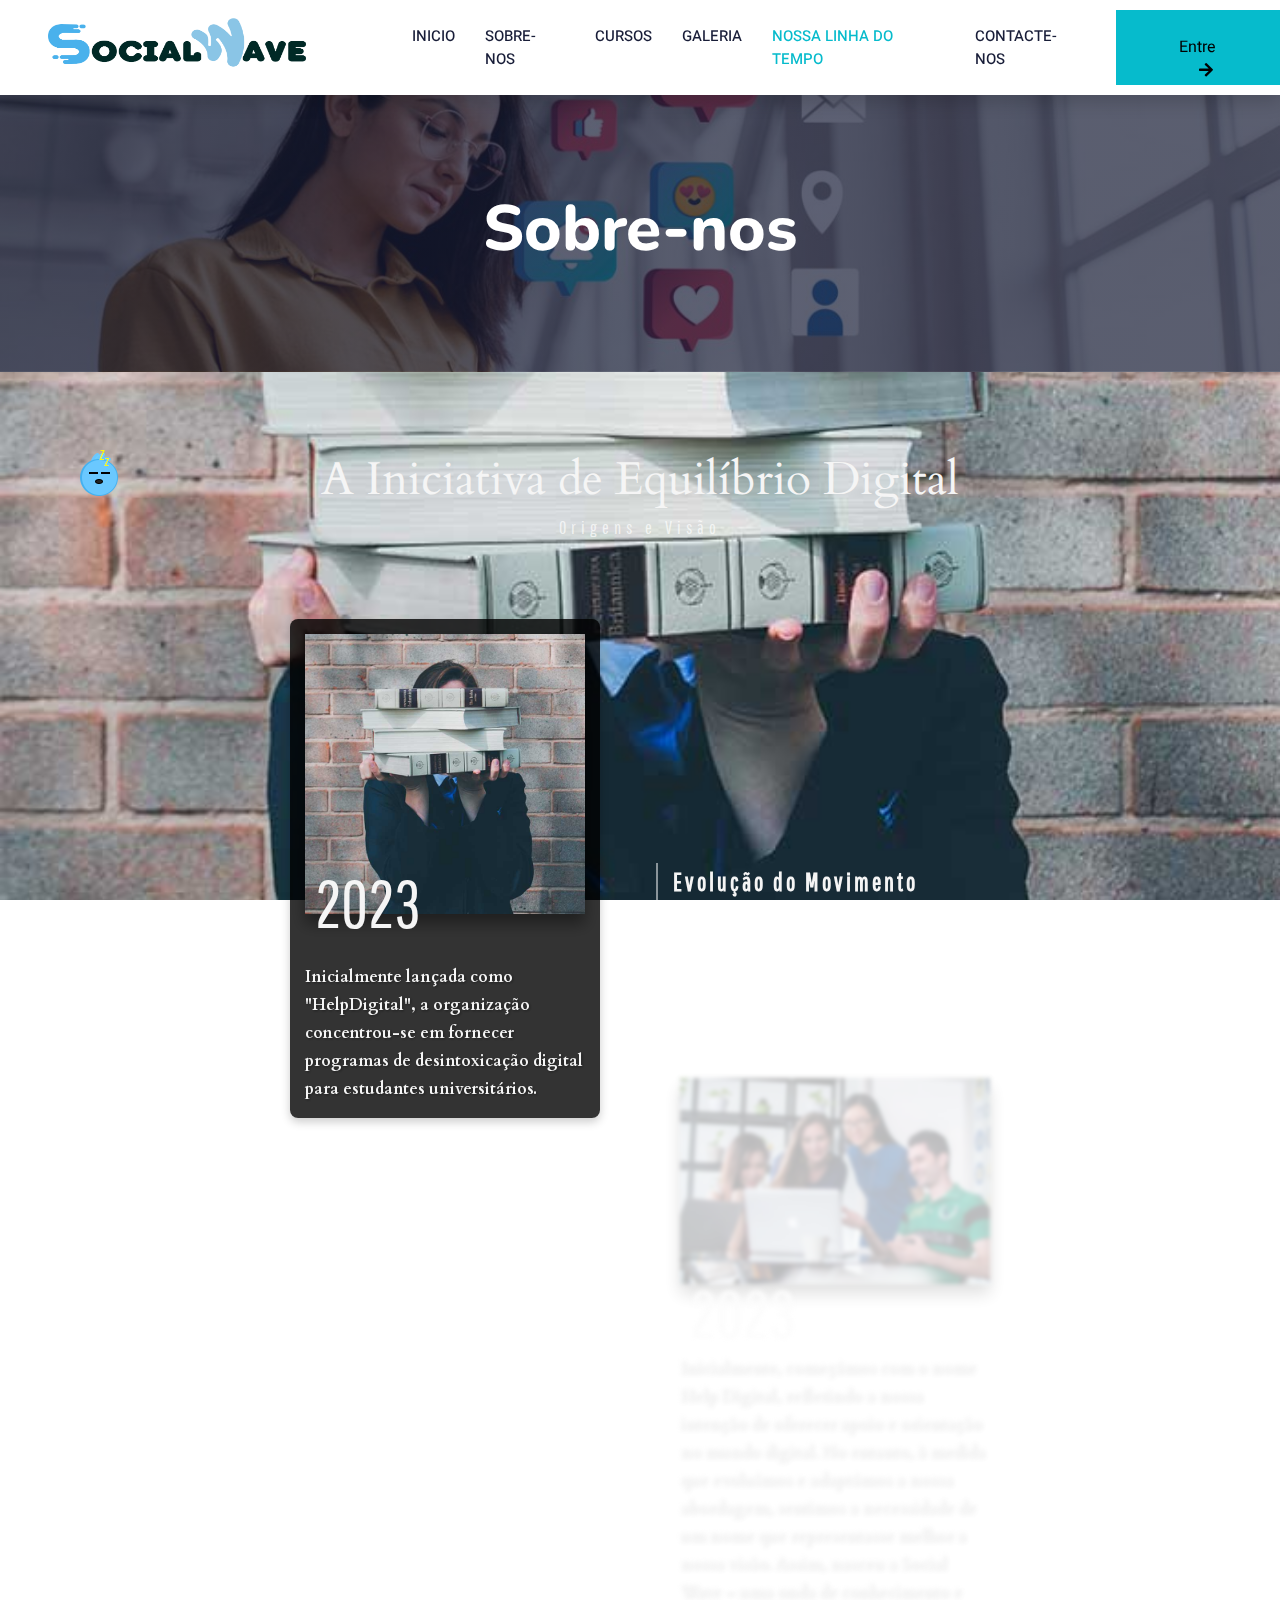
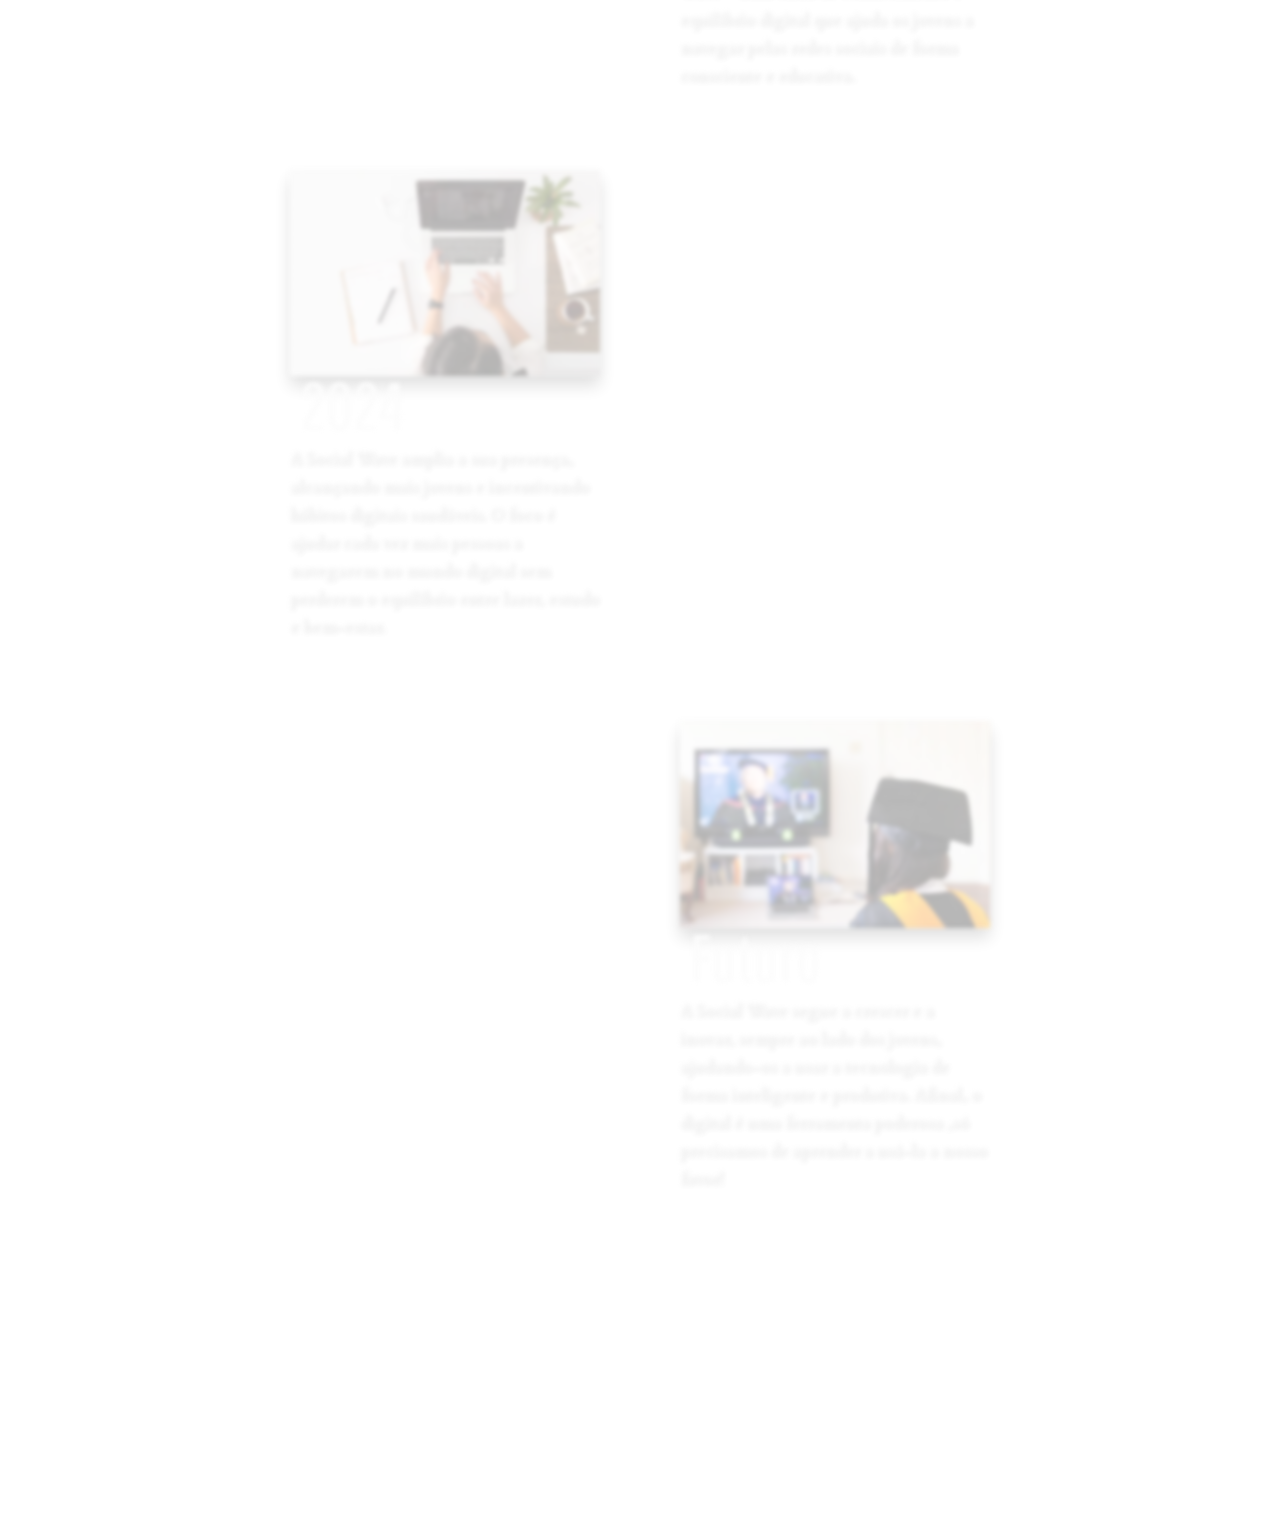
<file: timeline.html>
<!DOCTYPE html>
<html lang="en">

<head>
    <meta charset="utf-8">
	<title>Timeline - SocialWave</title>
	<meta name="description" content="Entre em contato com a SocialWave e descubra como podemos ajudar jovens e adolescentes a usarem redes sociais de maneira equilibrada e produtiva.">
	<meta name="keywords" content="contato SocialWave, ajuda com redes sociais, suporte para jovens, educação digital">
	<meta name="author" content="SocialWave">
	<meta content="width=device-width, initial-scale=1.0" name="viewport">

	<link href="img/sw-2.png" rel="icon">

    <link rel="preconnect" href="https://fonts.googleapis.com">
    <link rel="preconnect" href="https://fonts.gstatic.com" crossorigin>
    <link href="https://fonts.googleapis.com/css2?family=Heebo:wght@400;500;600&family=Nunito:wght@600;700;800&display=swap" rel="stylesheet">

    <link href="https://cdnjs.cloudflare.com/ajax/libs/font-awesome/5.10.0/css/all.min.css" rel="stylesheet">
    <link href="https://cdn.jsdelivr.net/npm/bootstrap-icons@1.4.1/font/bootstrap-icons.css" rel="stylesheet">

    <link href="lib/animate/animate.min.css" rel="stylesheet">
    <link href="lib/owlcarousel/assets/owl.carousel.min.css" rel="stylesheet">

    <link href="css/bootstrap.min.css" rel="stylesheet">

    <link href="css/style.css" rel="stylesheet">

	<style>


		@import url("https://fonts.googleapis.com/css?family=Cardo|Pathway+Gothic+One");
		.timeline {
			display: flex;
			margin: 0 auto;
			flex-wrap: wrap;
			flex-direction: column;
			max-width: 700px;
			position: relative;
			color: rgba(0,0,0,1);

		}
		.timeline__content-title {
			font-weight: normal;
			font-size: 66px;
			margin: -10px 0 0 0;
			transition: 0.4s;
			padding: 0 10px;
			box-sizing: border-box;
			font-family: "Pathway Gothic One", sans-serif;
			color: whitesmoke;
		}
		.timeline:before {
			position: absolute;
			left: 50%;
			width: 2px;
			height: 100%;
			margin-left: -1px;
			content: "";
		}
		@media only screen and (max-width: 767px) {
			.timeline:before {
				left: 40px;
			}
		}
		.timeline-item {
			padding: 40px 0;
			opacity: 0.3;
			filter: blur(2px);
			transition: 0.5s;
			box-sizing: border-box;
			width: calc(50% - 40px);
			display: flex;
			position: relative;
			transform: translateY(-80px);
		}
		.timeline-item:before {
			content: attr(data-text);
			letter-spacing: 3px;
			width: 100%;
			position: absolute;
			color: rgba(0,0,0,1);
			font-size: 13px;
			font-family: "Pathway Gothic One", sans-serif;
			border-left: 2px solid rgba(255, 255, 255, 0.5);
			top: 70%;
			margin-top: -5px;
			padding-left: 15px;
			opacity: 0;
			right: calc(-100% - 56px);
		}
		.timeline-item:nth-child(even) {
			align-self: flex-end;
		}
		.timeline-item:nth-child(even):before {
			right: auto;
			text-align: right;
			left: calc(-100% - 56px);
			padding-left: 0;
			border-left: none;
			border-right: 2px solid rgba(255, 255, 255, 0.5);
			padding-right: 15px;
		}
		.timeline-item--active {
			opacity: 1;
			transform: translateY(0);
			filter: blur(0px);
			transition: all 0.3s ease-in-out;
			background-color: rgba(0, 0, 0, 0.8); /* Fundo escuro para destaque */
			padding: 15px;
			border-radius: 8px;
			box-shadow: 0 4px 10px rgba(0, 0, 0, 0.2);
		}

		.timeline__content-desc {
			margin: 0;
			font-size: 16px;
			box-sizing: border-box;
			font-family: 'Cardo', serif;
			font-weight: 600;
			line-height: 28px;
			color: #f5f5f5; /* Cor clara para contraste */
			text-shadow: 1px 1px 3px rgba(0, 0, 0, 0.5); /* Sombra para melhorar leitura */
		}

		.timeline-item--active:before {
			top: 50%;
			transition: 0.3s all 0.2s;
			opacity: 1;
			font-size: 25px;
			font-weight: bold;
			color: whitesmoke;
		}
		.timeline-item--active .timeline__content-title {
			margin: -50px 0 20px 0;
		}
		@media only screen and (max-width: 767px) {
			.timeline-item {
				align-self: baseline !important;
				width: 100%;
				padding: 0 30px 150px 80px;
			}
			.timeline-item:before {
				left: 10px !important;
				padding: 0 !important;
				top: 50px;
				text-align: center !important;
				width: 60px;
				border: none !important;
			}
			.timeline-item:last-child {
				padding-bottom: 40px;
			}
		}
		.timeline__img {
			max-width: 100%;
			box-shadow: 0 10px 15px rgba(0, 0, 0, 0.4);
		}
		.timeline-container {
			width: 100%;
			position: relative;
			padding: 80px 0;
			transition: 0.3s ease 0s;
			background-attachment: fixed;
			background-size: cover;
		}
		.timeline-container:before {
			position: absolute;
			left: 0;
			top: 0;
			width: 100%;
			height: 100%;
			content: "";
		}
		.timeline-header {
			width: 100%;
			text-align: center;
			margin-bottom: 80px;
			position: relative;
		}
		.timeline-header__title {
			font-size: 46px;
			font-family: Cardo;
			font-weight: normal;
			margin: 0;
			color: whitesmoke;
		}
		.timeline-header__subtitle {
			color: rgba(255, 255, 255, 0.7);
			font-family: "Pathway Gothic One", sans-serif;
			font-size: 18px;
			letter-spacing: 5px;
			margin: 10px 0 0 0;
			font-weight: normal;
		}

		.section {
			margin-bottom: 30px;
		}
		.section-title {
			color: #2c3e50;
			border-bottom: 2px solid #3498db;
			padding-bottom: 10px;
		}
		.stats {
			display: flex;
			justify-content: space-around;
			flex-wrap: wrap;
			margin: 30px 0;
		}
		.stat-item {
			text-align: center;
			padding: 20px;
			background: white;
			border-radius: 8px;
			box-shadow: 0 3px 10px rgba(0,0,0,0.1);
			margin: 10px;
			flex: 1 1 250px;
		}
		.stat-number {
			font-size: 2em;
			color: #3498db;
			font-weight: bold;
		}
	</style>
</head>

<!-- Google tag (gtag.js) -->
<script async src="https://www.googletagmanager.com/gtag/js?id=G-R245WL859B"></script>
<script>
	window.dataLayer = window.dataLayer || [];
	function gtag(){dataLayer.push(arguments);}
	gtag('js', new Date());

	gtag('config', 'G-R245WL859B');
</script>

<body>
    <nav class="navbar navbar-expand-lg bg-white navbar-light shadow sticky-top p-0">
	    <a href="index.html" class="navbar-brand d-flex align-items-center px-4 px-lg-5">
            <h2 class="m-0 text-primary"><img src="/img/socialwave.png" width="300" height="60"/></h2>
	    </a>
	    <button type="button" class="navbar-toggler me-4" data-bs-toggle="collapse" data-bs-target="#navbarCollapse">
		    <span class="navbar-toggler-icon"></span>
	    </button>
	    <div class="collapse navbar-collapse" id="navbarCollapse">
		    <div class="navbar-nav ms-auto p-4 p-lg-0">
			    <a href="index.html" class="nav-item nav-link">Inicio</a>
			    <a href="about.html" class="nav-item nav-link">Sobre-nos</a>
			    <a href="courses.html" class="nav-item nav-link">Cursos</a>
			    <a href="gallery.html" class="nav-item nav-link">Galeria</a>
			    <a href="timeline.html" class="nav-item nav-link active">Nossa LInha do Tempo</a>
			    <a href="contact.html" class="nav-item nav-link">Contacte-nos</a>
		    </div>
		    <a href="/courses/" class="btn btn-primary py-4 px-lg-5 d-none d-lg-block">Entre<i class="fa fa-arrow-right ms-3"></i></a>
	    </div>
    </nav>
    <div class="container-fluid bg-primary py-5 page-header">
	    <div class="container py-5">
		    <div class="row justify-content-center">
			    <div class="col-lg-10 text-center">
				    <h1 class="display-3 text-white animated slideInDown">Sobre-nos</h1>
			    </div>
		    </div>
	    </div>
    </div>
    <div class="timeline-container" id="timeline-1">
	    <div class="timeline-header">
		    <h2 class="timeline-header__title">A Iniciativa de Equilíbrio Digital</h2>
		    <h3 class="timeline-header__subtitle">Origens e Visão</h3>
	    </div>

	    <div class="timeline">
		    <div class="timeline-item" data-text="Evolução do Movimento">
			    <div class="timeline__content">
				    <img class="timeline__img" src="img/about.jpg" alt="Equipe inicial da HelpDigital" />
				    <h2 class="timeline__content-title">2023</h2>
				    <p class="timeline__content-desc">Inicialmente lançada como "HelpDigital", a organização concentrou-se em fornecer programas de desintoxicação digital para estudantes universitários.</p>
			    </div>
		    </div>

		    <div class="timeline-item" data-text="Transformação">
			    <div class="timeline__content">
				    <img class="timeline__img" src="img/cat-2.jpg" alt="Rebranding para SocialWave" />
				    <h2 class="timeline__content-title">2023</h2>
				    <p class="timeline__content-desc">Inicialmente, começámos com o nome Help Digital, refletindo a nossa intenção de oferecer apoio e orientação no mundo digital. No entanto, à medida que evoluímos e adaptámos a nossa abordagem, sentimos a necessidade de um nome que representasse melhor a nossa visão. Assim, nasceu a Social Wave – uma onda de conhecimento e equilíbrio digital que ajuda os jovens a navegar pelas redes sociais de forma consciente e educativa.</p>
			    </div>
		    </div>

		    <div class="timeline-item" data-text="Expansão">
			    <div class="timeline__content">
				    <img class="timeline__img" src="img/course-2.jpg" alt="Lançamento do Wave Companion" />
				    <h2 class="timeline__content-title">2024</h2>
				    <p class="timeline__content-desc">A Social Wave amplia a sua presença, alcançando mais jovens e incentivando hábitos digitais saudáveis. O foco é ajudar cada vez mais pessoas a navegarem no mundo digital sem perderem o equilíbrio entre lazer, estudo e bem-estar.  </p>
			    </div>
		    </div>

		    <div class="timeline-item" data-text="Nosso Futuro">
			    <div class="timeline__content">
				    <img class="timeline__img" src="img/course-1.jpg" alt="Lançamento do Wave Companion" />
				    <h2 class="timeline__content-title">Futuro</h2>
				    <p class="timeline__content-desc">A Social Wave segue a crescer e a inovar, sempre ao lado dos jovens, ajudando-os a usar a tecnologia de forma inteligente e produtiva. Afinal, o digital é uma ferramenta poderosa ,só precisamos de aprender a usá-la a nosso favor!</p>
			    </div>
		    </div>
	    </div>


    </div>
    <!--div class="section">
	    <h2 class="section-title">O Sistema Companheiro de Onda</h2>
	    <p>O Companheiro de Onda é uma ferramenta inovadora baseada em IA projetada para ajudar os usuários a manter o equilíbrio entre os estudos acadêmicos e o engajamento digital. Ao contrário dos aplicativos de produtividade tradicionais que simplesmente bloqueiam o acesso a distrações, o Companheiro de Onda trabalha ao lado dos usuários, fornecendo:</p>
	    <ul>
		    <li>Caminhos de aprendizado personalizados que incorporam mídias sociais como ferramentas de pesquisa</li>
		    <li>Horários de estudo adaptativos que reconhecem a importância das pausas digitais</li>
		    <li>Desafios interativos que gamificam o processo de aprendizado</li>
		    <li>Sistemas de responsabilidade baseados na comunidade</li>
	    </ul>
    </div>

    <div class="section">
	    <h2 class="section-title">Nossa Metodologia</h2>
	    <p>Nossa abordagem é baseada em quatro princípios fundamentais:</p>
	    <ol>
		    <li><strong>Integração, Não Isolamento:</strong> Acreditamos que a tecnologia deve aprimorar a educação, não competir com ela</li>
		    <li><strong>Personalização:</strong> Cada usuário recebe uma experiência personalizada com base em seu estilo de aprendizado e hábitos digitais</li>
		    <li><strong>Adaptação Contínua:</strong> Nosso sistema evolui com o usuário, tornando-se mais eficaz ao longo do tempo</li>
		    <li><strong>Insight Baseado em Dados:</strong> Padrões de uso anônimos informam nossa pesquisa e desenvolvimento</li>
	    </ol>
    </div>

    <div class="section">
	    <h2 class="section-title">Pesquisa e Impacto</h2>
	    <p>Um estudo piloto realizado em 12 universidades na Europa mostrou resultados notáveis:</p>

	    <div class="stats">
		    <div class="stat-item">
			    <div class="stat-number">67%</div>
			    <p>Aumento no tempo de estudo produtivo</p>
		    </div>
		    <div class="stat-item">
			    <div class="stat-number">42%</div>
			    <p>Redução na ansiedade digital relatada</p>
		    </div>
		    <div class="stat-item">
			    <div class="stat-number">89%</div>
			    <p>Dos participantes relataram melhora na capacidade de concentração durante tarefas acadêmicas</p>
		    </div>
	    </div>
    </div>

    <div-- class="section">
	    <h2 class="section-title">Visão de Futuro</h2>
	    <p>Até 2026, pretendemos expandir nosso alcance para mais de 500.000 estudantes em todo o mundo. Nosso roteiro inclui:</p>
	    <ul>
		    <li>Desenvolvimento de programas especializados para diferentes faixas etárias</li>
		    <li>Parcerias com instituições educacionais em cinco continentes</li>
		    <li>Introdução de redes de mentoria entre pares facilitadas através de nossa plataforma</li>
		    <li>Centros de pesquisa dedicados a estudar os efeitos a longo prazo do consumo digital equilibrado</li>
	    </ul>

	    <p>A Iniciativa de Equilíbrio Digital não é apenas uma ferramenta ou um programa — é um movimento para recuperar nosso relacionamento com a tecnologia. Visualizamos um mundo onde os espaços digitais aprimoram o potencial humano em vez de diminuí-lo, onde a conectividade serve à criatividade e onde a próxima geração herda uma abordagem mais saudável para o cenário digital.</p>
    </div-->

    <div class="container-fluid bg-dark text-light footer mt-5 wow fadeIn" data-wow-delay="0.1s">
	    <div class="container">
		    <div class="copyright">
			    <div class="row">
				    <div class="col-md-6 text-center text-md-start mb-3 mb-md-0">
					    &copy; <a class="border-bottom" href="#">SocialWave</a>, todos os direitos reservados.

					    <p style="display: none;"> Designed By <a class="border-bottom" href="https://htmlcodex.com">HTML Codex</a></p>
				    </div>
			    </div>
		    </div>
	    </div>
    </div>

    <a href="#" class="btn btn-lg btn-primary btn-lg-square back-to-top"><i class="bi bi-arrow-up"></i></a>

    <script src="https://code.jquery.com/jquery-3.4.1.min.js"></script>
    <script src="https://cdn.jsdelivr.net/npm/bootstrap@5.0.0/dist/js/bootstrap.bundle.min.js"></script>
    <script src="lib/wow/wow.min.js"></script>
    <script src="lib/easing/easing.min.js"></script>
    <script src="lib/waypoints/waypoints.min.js"></script>
    <script src="lib/owlcarousel/owl.carousel.min.js"></script>
    <script>
	    (function($) {
		    $.fn.timeline = function() {
			    var selectors = {
				    id: $(this),
				    item: $(this).find(".timeline-item"),
				    activeClass: "timeline-item--active",
				    img: ".timeline__img"
			    };
			    selectors.item.eq(0).addClass(selectors.activeClass);
			    selectors.id.css(
					    "background-image",
					    "url(" +
					    selectors.item
							    .first()
							    .find(selectors.img)
							    .attr("src") +
					    ")"
			    );
			    var itemLength = selectors.item.length;
			    $(window).scroll(function() {
				    var max, min;
				    var pos = $(this).scrollTop();
				    selectors.item.each(function(i) {
					    min = $(this).offset().top;
					    max = $(this).height() + $(this).offset().top;
					    var that = $(this);
					    if (i == itemLength - 2 && pos > min + $(this).height() / 2) {
						    selectors.item.removeClass(selectors.activeClass);
						    selectors.id.css(
								    "background-image",
								    "url(" +
								    selectors.item
										    .last()
										    .find(selectors.img)
										    .attr("src") +
								    ")"
						    );
						    selectors.item.last().addClass(selectors.activeClass);
					    } else if (pos <= max - 40 && pos >= min) {
						    selectors.id.css(
								    "background-image",
								    "url(" +
								    $(this)
										    .find(selectors.img)
										    .attr("src") +
								    ")"
						    );
						    selectors.item.removeClass(selectors.activeClass);
						    $(this).addClass(selectors.activeClass);
					    }
				    });
			    });
		    };
	    })(jQuery);

	    $("#timeline-1").timeline();


    </script>
    <script src="js/main.js"></script>
    <script src="js/pet.js"></script>
    <script>
	    createSitePet([
		    "Olá! Eu sou o Dolphy, o teu guia digital na Social Wave!",
		    "Sabias que a Social Wave nasceu para ajudar jovens como tu a equilibrar estudos e redes sociais?",
		    "No início, éramos a Help Digital, mas evoluímos para algo maior: uma onda de conhecimento e equilíbrio!",
		    "Acreditamos que as redes sociais podem ser ferramentas de aprendizagem, não só distrações. Vamos juntos descobrir como!",
		    "O equilíbrio digital é essencial! Usa as redes com consciência e aproveita o melhor da tecnologia.",
		    "Sabias que podes aprender e divertir-te ao mesmo tempo? Vou mostrar-te como tornar o digital mais produtivo!",
		    "Cada interação na Social Wave é pensada para te ajudar a crescer. Vamos nessa?",
		    "Aqui, o digital e o conhecimento andam de mãos dadas. Explora, aprende e evolui comigo!",
		    "A nossa missão é simples: tornar a tua jornada digital mais equilibrada, educativa e divertida!",
		    "Queres dicas para gerir melhor o teu tempo online? Eu estou aqui para te ajudar!",
		    "O futuro é digital, mas o equilíbrio é a chave. Vamos construir juntos um mundo online mais saudável?",
		    "Com storytelling e interatividade, ajudamos-te a navegar pelas redes sociais de forma inteligente!",
		    "Juntos, podemos criar um impacto positivo no digital! Acompanha-me nesta aventura!"
	    ])
    </script>
</body>

</html>
</file>
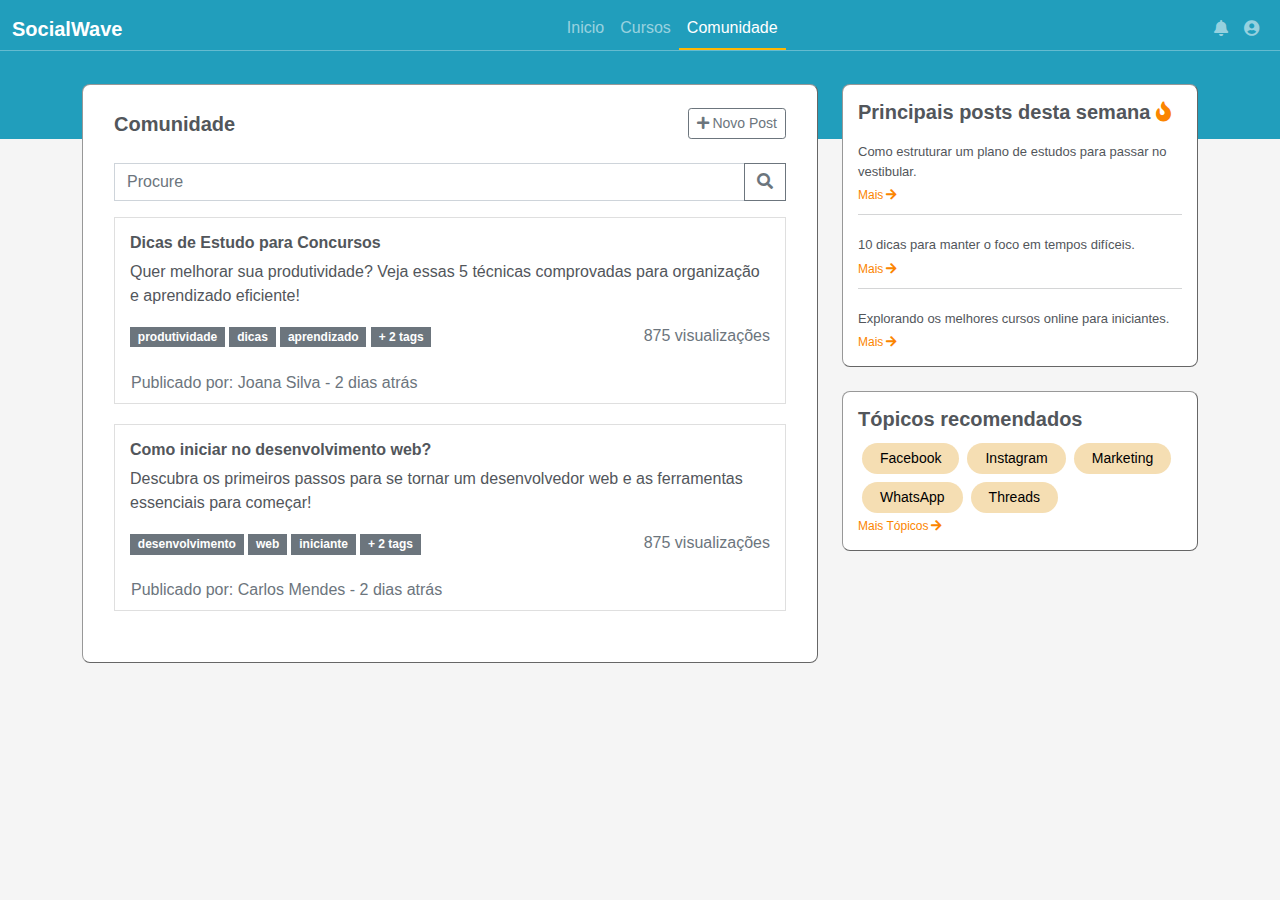
<file: courses/comunity.html>
<!DOCTYPE html>
<html lang="pt">
<head>
	<title>Community - Skillsphere</title>
	<link href="/css/bootstrap.min.css" rel="stylesheet">
	<link rel="stylesheet" href="/css/all.css">
	<meta http-equiv="Content-Type" content="text/html;charset=UTF-8">
	<style>
		body {
			background-color: #f5f5f5;
			font-family: 'Arial', sans-serif;
		}
		.navbar {
			background-color: #219EBC;
			z-index: 1;
		}
		.navbar-brand {
			color: #fff;
			font-weight: bold;
		}
		.navbar-nav .nav-link {
			color: #fff;
		}
		.nav-link.active {
			border-bottom: 2px solid #FFB703;
		}
		.content {
			margin-top: -55px;
			margin-bottom: 60px;
		}
		.card {
			z-index: 999;
		}
		.card-header {
			background-color: #fff;
			border-bottom: none;
		}
		.card-body {
			background-color: #fff;
		}
		.post-card {
			margin-bottom: 20px;
		}
		.post-card .card-body {
			padding: 15px;
		}
		.post-card .card-footer {
			background-color: #fff;
			border-top: none;
		}
		.sidebar {
			background-color: #fff;
			padding: 15px;
			border-radius: 8px;
			border: 1px outset rgba(0,0,0,0.6);
		}
		.sidebar h5 {
			font-weight: bold;
		}

		.sidebar .btn {
			background-color: wheat;
			color: #000;
			border-radius: 50px;
			border: 0;
			padding: 5px 18px;
		}
		.sidebar .btn:hover {
			background-color: navajowhite;
		}

		.top-discussion p {
			font-size: 13px;
			margin-top: 10px;
			margin-bottom: 5px;

		}

		.details {
			font-size: 12px;
			color: #FB8500;
		}

		.details::after {
			content: ' \f061';
			display: inline;
			font-family: "Font Awesome 5 Free";
			font-weight: 900;
		}

		.top-discussion hr {
			margin: 10px 0;
		}

		.mcard {
			padding: 15px;
			border-radius: 8px;
			border: 1px outset rgba(0,0,0,0.6);
		}

		.container-fluid {
			border-bottom: 1px solid rgba(255,255,255, 0.3);
			margin-bottom: 80px;
		}

		.fire {
			color: #FB8500;
		}
	</style>
</head>
<body>
<nav class="navbar navbar-expand-lg navbar-dark">
	<div class="container-fluid">
		<a class="navbar-brand" href="#">SocialWave</a>
		<button class="navbar-toggler" type="button" data-bs-toggle="collapse" data-bs-target="#navbarNav" aria-controls="navbarNav" aria-expanded="false" aria-label="Toggle navigation">
			<span class="navbar-toggler-icon"></span>
		</button>
		<div class="collapse navbar-collapse" id="navbarNav">
			<ul class="navbar-nav ms-auto">
				<li class="nav-item">
					<a class="nav-link" href="/courses/">Inicio</a>
				</li>
				<li class="nav-item">
					<a class="nav-link" href="/courses/courses.html">Cursos</a>
				</li>
				<li class="nav-item">
					<a class="nav-link active" href="/courses/comunity.html">Comunidade</a>
				</li>
			</ul>
			<ul class="navbar-nav ms-auto">
				<li class="nav-item">
					<a class="nav-link" href="#"><i class="fas fa-bell"></i></a>
				</li>
				<li class="nav-item">
					<a class="nav-link" href="#"><i class="fas fa-user-circle"></i></a>
				</li>
			</ul>
		</div>
	</div>
</nav>
<div class="container content">
	<div class="row">
		<div class="col-lg-8">
			<div class="card mcard">
				<div class="card-header d-flex justify-content-between align-items-center">
					<h5 class="mb-0">Comunidade</h5>
					<div>
						<button class="btn btn-outline-secondary btn-sm"><i class="fas fa-plus"></i> Novo Post</button>
					</div>
				</div>
				<div class="card-body">
					<div class="input-group mb-3">
						<input type="text" class="form-control" placeholder="Procure">
						<button class="btn btn-outline-secondary" type="button"><i class="fas fa-search"></i></button>
					</div>
					<div class="post-card card mt-3">
						<div class="card-body">
							<h6 class="card-title">Dicas de Estudo para Concursos</h6>
							<p class="card-text">Quer melhorar sua produtividade? Veja essas 5 técnicas comprovadas para organização e aprendizado eficiente!</p>
							<div class="d-flex justify-content-between">
								<div>
									<span class="badge bg-secondary">produtividade</span>
									<span class="badge bg-secondary">dicas</span>
									<span class="badge bg-secondary">aprendizado</span>
									<span class="badge bg-secondary">+ 2 tags</span>
								</div>
								<div>
									<span class="text-muted">875 visualizações</span>
								</div>
							</div>
						</div>
						<div class="card-footer text-muted">
							Publicado por: Joana Silva - 2 dias atrás
						</div>
					</div>
					<div class="post-card card mt-3">
						<div class="card-body">
							<h6 class="card-title">Como iniciar no desenvolvimento web?</h6>
							<p class="card-text">Descubra os primeiros passos para se tornar um desenvolvedor web e as ferramentas essenciais para começar!</p>
							<div class="d-flex justify-content-between">
								<div>
									<span class="badge bg-secondary">desenvolvimento</span>
									<span class="badge bg-secondary">web</span>
									<span class="badge bg-secondary">iniciante</span>
									<span class="badge bg-secondary">+ 2 tags</span>
								</div>
								<div>
									<span class="text-muted">875 visualizações</span>
								</div>
							</div>
						</div>
						<div class="card-footer text-muted">
							Publicado por: Carlos Mendes - 2 dias atrás
						</div>
					</div>
				</div>
			</div>
		</div>
		<div class="col-lg-4">
			<div class="sidebar top-discussion card">
				<h5>Principais posts desta semana <i class="fire fas fa-fire"></i></h5>
				<p>Como estruturar um plano de estudos para passar no vestibular.</p>
				<a href="#" class="text-decoration-none details">Mais</a>
				<hr>
				<p>10 dicas para manter o foco em tempos difíceis.</p>
				<a href="#" class="text-decoration-none details">Mais</a>
				<hr>
				<p>Explorando os melhores cursos online para iniciantes.</p>
				<a href="#" class="text-decoration-none details">Mais</a>
			</div>
			<div class="sidebar mt-4 mcard card">
				<h5>Tópicos recomendados</h5>
				<div class="d-flex flex-wrap">
					<a href="#" class="btn btn-outline-secondary btn-sm m-1">Facebook</a>
					<a href="#" class="btn btn-outline-secondary btn-sm m-1">Instagram</a>
					<a href="#" class="btn btn-outline-secondary btn-sm m-1">Marketing</a>
					<a href="#" class="btn btn-outline-secondary btn-sm m-1">WhatsApp</a>
					<a href="#" class="btn btn-outline-secondary btn-sm m-1">Threads</a>
				</div>
				<a href="#" class="text-decoration-none details">Mais Tópicos</a>
			</div>
		</div>
	</div>
</div>
<script src="/js/popper.js" crossorigin="anonymous"></script>
<script src="/js/bootstrap.bundle.min.js"></script>
<script id="__webwhizSdk__" src="https://widget.webwhiz.ai/webwhiz-sdk.js" data-chatbot-id="6747247390b163db00dc8f95"></script>
</body>
</html>
</file>
<file: css/style.css>
:root {
    --primary: #06BBCC;
    --light: #F0FBFC;
    --dark: #181d38;
}
.back-to-top {
    position: fixed;
    display: none;
    right: 45px;
    bottom: 45px;
    z-index: 99;
}

/*** Navbar ***/
.navbar .dropdown-toggle::after {
    border: none;
    content: "\f107";
    font-family: "Font Awesome 5 Free", cursive;
    font-weight: 900;
    vertical-align: middle;
    margin-left: 8px;
}
.navbar-light .navbar-nav .nav-link {
    margin-right: 30px;
    padding: 25px 0;
    color: #FFFFFF;
    font-size: 15px;
    text-transform: uppercase;
    outline: none;
}
.navbar-light .navbar-nav .nav-link:hover,
.navbar-light .navbar-nav .nav-link.active {
    color: var(--primary);
}
.navbar-light .navbar-brand,
.navbar-light a.btn {
    height: 75px;
}
.navbar-light .navbar-nav .nav-link {
    color: var(--dark);
    font-weight: 500;
}
.navbar-light.sticky-top {
    top: -100px;
    transition: .5s;
}
@media (min-width: 992px) {
    .navbar .nav-item .dropdown-menu {
        display: block;
        margin-top: 0;
        opacity: 0;
        visibility: hidden;
        transition: .5s;
    }

    .navbar .dropdown-menu.fade-down {
        top: 100%;
        transform: rotateX(-75deg);
        transform-origin: 0 0;
    }

    .navbar .nav-item:hover .dropdown-menu {
        top: 100%;
        transform: rotateX(0deg);
        visibility: visible;
        transition: .5s;
        opacity: 1;
    }
}
@media (max-width: 992px) {
    .navbar-light .navbar-nav .nav-link  {
        margin-right: 0;
        padding: 10px 0;
    }

    .navbar-light .navbar-nav {
        border-top: 1px solid #EEEEEE;
    }
}

/*** Header carousel ***/
.header-carousel .owl-nav {
    position: absolute;
    top: 98%;
    right: 36.5%;
    transform: translateY(-50%);
    display: flex;
}
.header-carousel .owl-nav .owl-prev,
.header-carousel .owl-nav .owl-next {
    z-index: 9999;
    margin: 0 70px;
    width: 45px;
    height: 45px;
    display: flex;
    align-items: center;
    justify-content: center;
    color: #FFFFFF;
    background: transparent;
    border: 1px solid #FFFFFF;
    font-size: 22px;
    transition: .5s;
}
.header-carousel .owl-nav .owl-prev:hover,
.header-carousel .owl-nav .owl-next:hover {
    background: var(--primary);
    border-color: var(--primary);
}
@media (max-width: 768px) {
    .header-carousel .owl-carousel-item {
        position: relative;
        min-height: 500px;
    }

    .header-carousel .owl-carousel-item img {
        position: absolute;
        width: 100%;
        height: 100%;
        object-fit: cover;
    }
}

/*** Header Title ***/
.page-header {
    background: linear-gradient(rgba(24, 29, 56, .7), rgba(24, 29, 56, .7)), url("../img/redes-negocios.png");
    background-position: center center;
    background-repeat: no-repeat;
    background-size: cover;
}
.page-header-inner {
    background: rgba(15, 23, 43, .7);
}

/*** Section Title ***/
.section-title {
    position: relative;
    display: inline-block;
    text-transform: uppercase;
}
.section-title::before {
    position: absolute;
    content: "";
    width: calc(100% + 80px);
    height: 2px;
    top: 4px;
    left: -40px;
    background: var(--primary);
    z-index: -1;
}
.section-title::after {
    position: absolute;
    content: "";
    width: calc(100% + 120px);
    height: 2px;
    bottom: 5px;
    left: -60px;
    background: var(--primary);
    z-index: -1;
}
.section-title.text-start::before {
    width: calc(100% + 40px);
    left: 0;
}
.section-title.text-start::after {
    width: calc(100% + 60px);
    left: 0;
}
.section-title.text-end::before {
    width: calc(100% - 80px);
}
.section-title.text-end::after {
    width: calc(100% -  60px);
}
.section-title.text-end {
    text-align: end;
}

/*** Services ***/
.service-item {
    background: var(--light);
    transition: .5s;
    height: 22vw;
}
.service-item:hover {
    margin-top: -10px;
    background: var(--primary);
}
.service-item * {
    transition: .5s;
}
.service-item:hover * {
    color: var(--light) !important;
}

/*** Testimonial ***/
.testimonial-carousel::before {
    position: absolute;
    content: "";
    top: 0;
    left: 0;
    height: 100%;
    width: 0;
    background: linear-gradient(to right, rgba(255, 255, 255, 1) 0%, rgba(255, 255, 255, 0) 100%);
    z-index: 1;
}
.testimonial-carousel::after {
    position: absolute;
    content: "";
    top: 0;
    right: 0;
    height: 100%;
    width: 0;
    background: linear-gradient(to left, rgba(255, 255, 255, 1) 0%, rgba(255, 255, 255, 0) 100%);
    z-index: 1;
}
.testimonial-carousel .owl-item .testimonial-text,
.testimonial-carousel .owl-item.center .testimonial-text * {
    transition: .5s;
}
.testimonial-carousel .owl-item.center .testimonial-text {
    background: var(--primary) !important;
}
.testimonial-carousel .owl-item.center .testimonial-text * {
    color: #FFFFFF !important;
}
.testimonial-carousel .owl-dots {
    margin-top: 24px;
    display: flex;
    align-items: flex-end;
    justify-content: center;
}
.testimonial-carousel .owl-dot {
    position: relative;
    display: inline-block;
    margin: 0 5px;
    width: 15px;
    height: 15px;
    border: 1px solid #CCCCCC;
    transition: .5s;
}
.testimonial-carousel .owl-dot.active {
    background: var(--primary);
    border-color: var(--primary);
}
@media (min-width: 768px) {
    .testimonial-carousel::before,
    .testimonial-carousel::after {
        width: 200px;
    }
}
@media (min-width: 992px) {
    .testimonial-carousel::before,
    .testimonial-carousel::after {
        width: 300px;
    }
}

/*** Pricing ***/
.pricing .pricing-card {
    height: 100%;
    padding: 2rem;
    background:whitesmoke;
    border-radius: 1rem;
    transition: all 0.3s ease;
    position: relative;
}
.pricing .pricing-card:hover {
    box-shadow: 0 10px 30px rgba(0, 0, 0, 0.1);
    transform: scale(1.03);
    margin-top: -10px;
}
.pricing .pricing-card.popular {
    background: #0d83fd;
    color: white;
}
.pricing .pricing-card.popular h3,
.pricing .pricing-card.popular h4 {
    color: white;
}
.pricing .pricing-card.popular .price .currency,
.pricing .pricing-card.popular .price .amount,
.pricing .pricing-card.popular .price .period {
    color: white;
}
.pricing .pricing-card.popular .features-list li {
    color: white;
}
.pricing .pricing-card.popular .features-list li i {
    color: white;
}
.pricing .pricing-card.popular .btn-light {
    background: white;
    color: #0d83fd;
}
.pricing .pricing-card.popular .btn-light:hover {
    background: color-mix(in srgb, white, transparent 10%);
}
.pricing .pricing-card .popular-badge {
    position: absolute;
    top: -12px;
    left: 50%;
    transform: translateX(-50%);
    background: white;
    color: #0d83fd;
    padding: 0.5rem 1rem;
    border-radius: 2rem;
    font-size: 0.875rem;
    font-weight: 600;
    box-shadow: 0 -2px 10px rgba(0, 0, 0, 0.08);
    width: 60%;
    align-content: center;
    text-align: center;
}
.pricing .pricing-card h3 {
    font-size: 1.5rem;
    margin-bottom: 1rem;
}
.pricing .pricing-card .price {
    margin-bottom: 1.5rem;
}
.pricing .pricing-card .price .currency {
    font-size: 1.5rem;
    font-weight: 600;
    vertical-align: top;
    line-height: 1;
}
.pricing .pricing-card .price .amount {
    font-size: 3.5rem;
    font-weight: 700;
    line-height: 1;
}
.pricing .pricing-card .price .period {
    font-size: 1rem;
    color: color-mix(in srgb, #212529, transparent 40%);
}
.pricing .pricing-card .description {
    margin-bottom: 2rem;
    font-size: 0.975rem;
}
.pricing .pricing-card h4 {
    font-size: 1.125rem;
    margin-bottom: 1rem;
}
.pricing .pricing-card .features-list {
    list-style: none;
    padding: 0;
    margin: 0 0 2rem 0;
}
.pricing .pricing-card .features-list li {
    display: flex;
    align-items: center;
    margin-bottom: 1rem;
}
.pricing .pricing-card .features-list li i {
    color: #0d83fd;
    margin-right: 0.75rem;
    font-size: 1.25rem;
}
.pricing .pricing-card .btn {
    width: 100%;
    padding: 0.75rem 1.5rem;
    display: flex;
    align-items: center;
    justify-content: center;
    gap: 0.5rem;
    font-weight: 500;
    border-radius: 50px;
}
.pricing .pricing-card .btn.btn-primary {
    background: #0d83fd;
    border: none;
    color: whitesmoke;
}
.pricing .pricing-card .btn.btn-primary:hover {
    background: color-mix(in srgb, #0d83fd, transparent 15%);

}

/*** FAQ ***/
.faq .faq-title {
    font-size: 2.5rem;
    font-weight: 700;
    margin-bottom: 1rem;
    color: gray;
}
.faq .faq-description {
    font-size: 1rem;
    color: black;
    margin-bottom: 2rem;
}
.faq .faq-arrow {
    color: grey;
}
.faq .faq-container .faq-item {
    background-color: whitesmoke;
    position: relative;
    padding: 20px;
    margin-bottom: 15px;
    border-radius: 10px;
    overflow: hidden;
}
.faq .faq-container .faq-item:last-child {
    margin-bottom: 0;
}
.faq .faq-container .faq-item h3 {
    font-weight: 600;
    font-size: 16px;
    line-height: 24px;
    margin: 0 30px 0 0;
    transition: 0.3s;
    cursor: pointer;
    display: flex;
    align-items: center;
}
.faq .faq-container .faq-item h3 .num {
    color: black;
    padding-right: 5px;
}
.faq .faq-container .faq-item h3:hover {
    color: black;
}
.faq .faq-container .faq-item .faq-content {
    display: grid;
    grid-template-rows: 0fr;
    transition: 0.3s ease-in-out;
    visibility: hidden;
    opacity: 0;
}
.faq .faq-container .faq-item .faq-content p {
    margin-bottom: 0;
    overflow: hidden;
}
.faq .faq-container .faq-item .faq-toggle {
    position: absolute;
    top: 20px;
    right: 20px;
    font-size: 16px;
    line-height: 0;
    transition: 0.3s;
    cursor: pointer;
}
.faq .faq-container .faq-item .faq-toggle:hover {
    color: black;
}
.faq .faq-container .faq-active h3 {
    color: black;
}
.faq .faq-container .faq-active .faq-content {
    grid-template-rows: 1fr;
    visibility: visible;
    opacity: 1;
    padding-top: 10px;
}
.faq .faq-container .faq-active .faq-toggle {
    transform: rotate(90deg);
    color: black;
}


/*** Footer ***/
.footer .btn.btn-social {
    margin-right: 5px;
    width: 35px;
    height: 35px;
    display: flex;
    align-items: center;
    justify-content: center;
    color: var(--light);
    font-weight: normal;
    border: 1px solid #FFFFFF;
    border-radius: 35px;
    transition: .3s;
}
.footer .btn.btn-social:hover {
    color: var(--primary);
}
.footer .btn.btn-link {
    display: block;
    margin-bottom: 5px;
    padding: 0;
    text-align: left;
    color: #FFFFFF;
    font-size: 15px;
    font-weight: normal;
    text-transform: capitalize;
    transition: .3s;
}
.footer .btn.btn-link::before {
    position: relative;
    content: "\f105";
    font-family: "Font Awesome 5 Free", cursive;
    font-weight: 900;
    margin-right: 10px;
}
.footer .btn.btn-link:hover {
    letter-spacing: 1px;
    box-shadow: none;
}
.footer .copyright {
    padding: 25px 0;
    font-size: 15px;
}
.footer .copyright a {
    color: var(--light);
}
.footer .footer-menu a {
    margin-right: 15px;
    padding-right: 15px;
    border-right: 1px solid rgba(255, 255, 255, .1);
}
.footer .footer-menu a:last-child {
    margin-right: 0;
    padding-right: 0;
    border-right: none;
}

/*** Courses Cards ***/
.course-card {
    background-color: white;
    border-radius: 10px;
    box-shadow: 0 4px 6px rgba(0,0,0,0.1);
    margin-bottom: 30px;
    transition: transform 0.3s ease;
}
.course-card:hover {
    transform: scale(1.03);
}
.course-card img {
    border-top-left-radius: 10px;
    border-top-right-radius: 10px;
    width: 100%;
    height: 200px;
    object-fit: cover;
}
.course-card-body {
    padding: 20px;
}
.course-card-footer {
    display: flex;
    justify-content: space-between;
    align-items: center;
    padding: 15px 20px;
    border-top: 1px solid #e9ecef;
}

/*** Promotion ***/
.promocode .promo-block {
    background: url(../img/bg1.png) no-repeat bottom;
    background-size: cover;
}
.promocode .app-left-text h6 {
    font-size: 14px;
    line-height: 24px;
    text-transform: uppercase;
}
.promocode .app-left-text h4 {
    font-size: 30px;
    line-height: 40px;
    margin-top: 6px;
    margin-bottom: 20px;
    font-weight: 600;
    text-transform: uppercase;
}
.promocode .app-section {
    align-items: center;
}
.promocode .app-left-text label {
    font-weight: 600;
    font-size: 16px;
    line-height: 26px;
    margin-bottom: 10px;
    display: block;
    color: #060606;
}
.promocode .app-left-text form input {
    background: #fff;
    color: #060606;
    border: 1px solid #eee;
    border-right: none;
    font-size: 16px;
    padding: 12px 15px;
    width: 70%;
    border-top-left-radius: 30px;
    border-bottom-left-radius: 30px;
}
.promocode .app-left-text form button {
    font-size: 15px;
    text-align: center;
    color: #fff;
    border: none;
    width: 160px;
    border-radius: 0 30px 30px 0;
    font-weight: 600;
    padding: 12px;
    box-shadow: none;
}
.promocode .app-icon ul {
    margin-top: 1em;
}
.promocode .app-icon ul li {
    list-style: none;
    display: inline-block;
}
.promocode .app-icon ul li a.app-icon {
    text-align: center;
    margin-right: 10px;
    display: inline-block;
}
.promocode a.app-icon span {
    font-size: 28px;
}
p.mobile-text-app {
    font-size: 15px;
}
@media all and (max-width: 1000px) {
    .promocode .app-left-text h4 {
        font-size: 32px;
    }
}
@media all and (max-width: 992px) {
    .promocode .app4-right-image {
        order: 2;
    }

    .app-left-text {
        order: 1;
    }
}
@media all and (max-width: 440px) {
    form.d-flex.wrap-align {
        flex-wrap: wrap;
    }

    .promocode .app-left-text form button {
        width: 100%;
        margin-top: 15px;
        border-radius: 30px;
    }

    .promocode .app-icon ul {
        margin-top: 25px;
    }

    .promocode .app-left-text form input {
        border-radius: 30px;
        width: 100%;
    }
}
</file>
